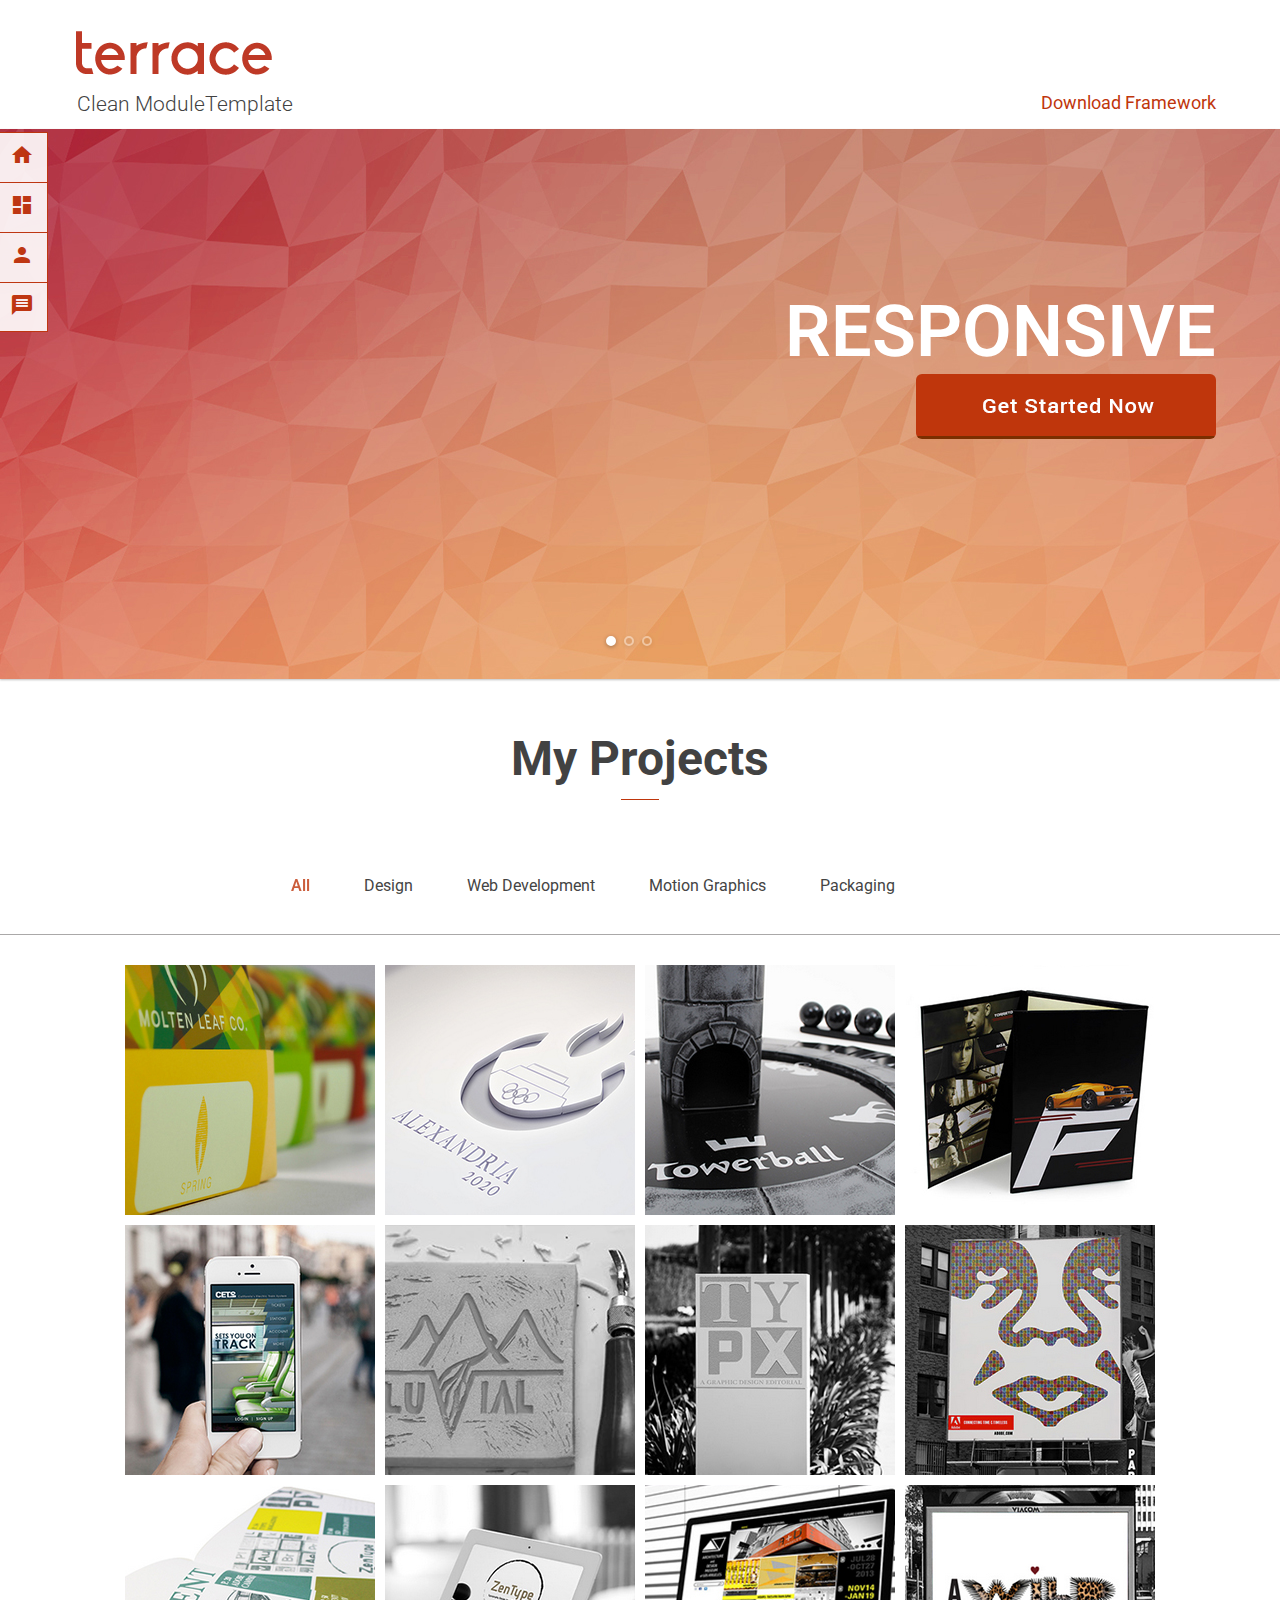
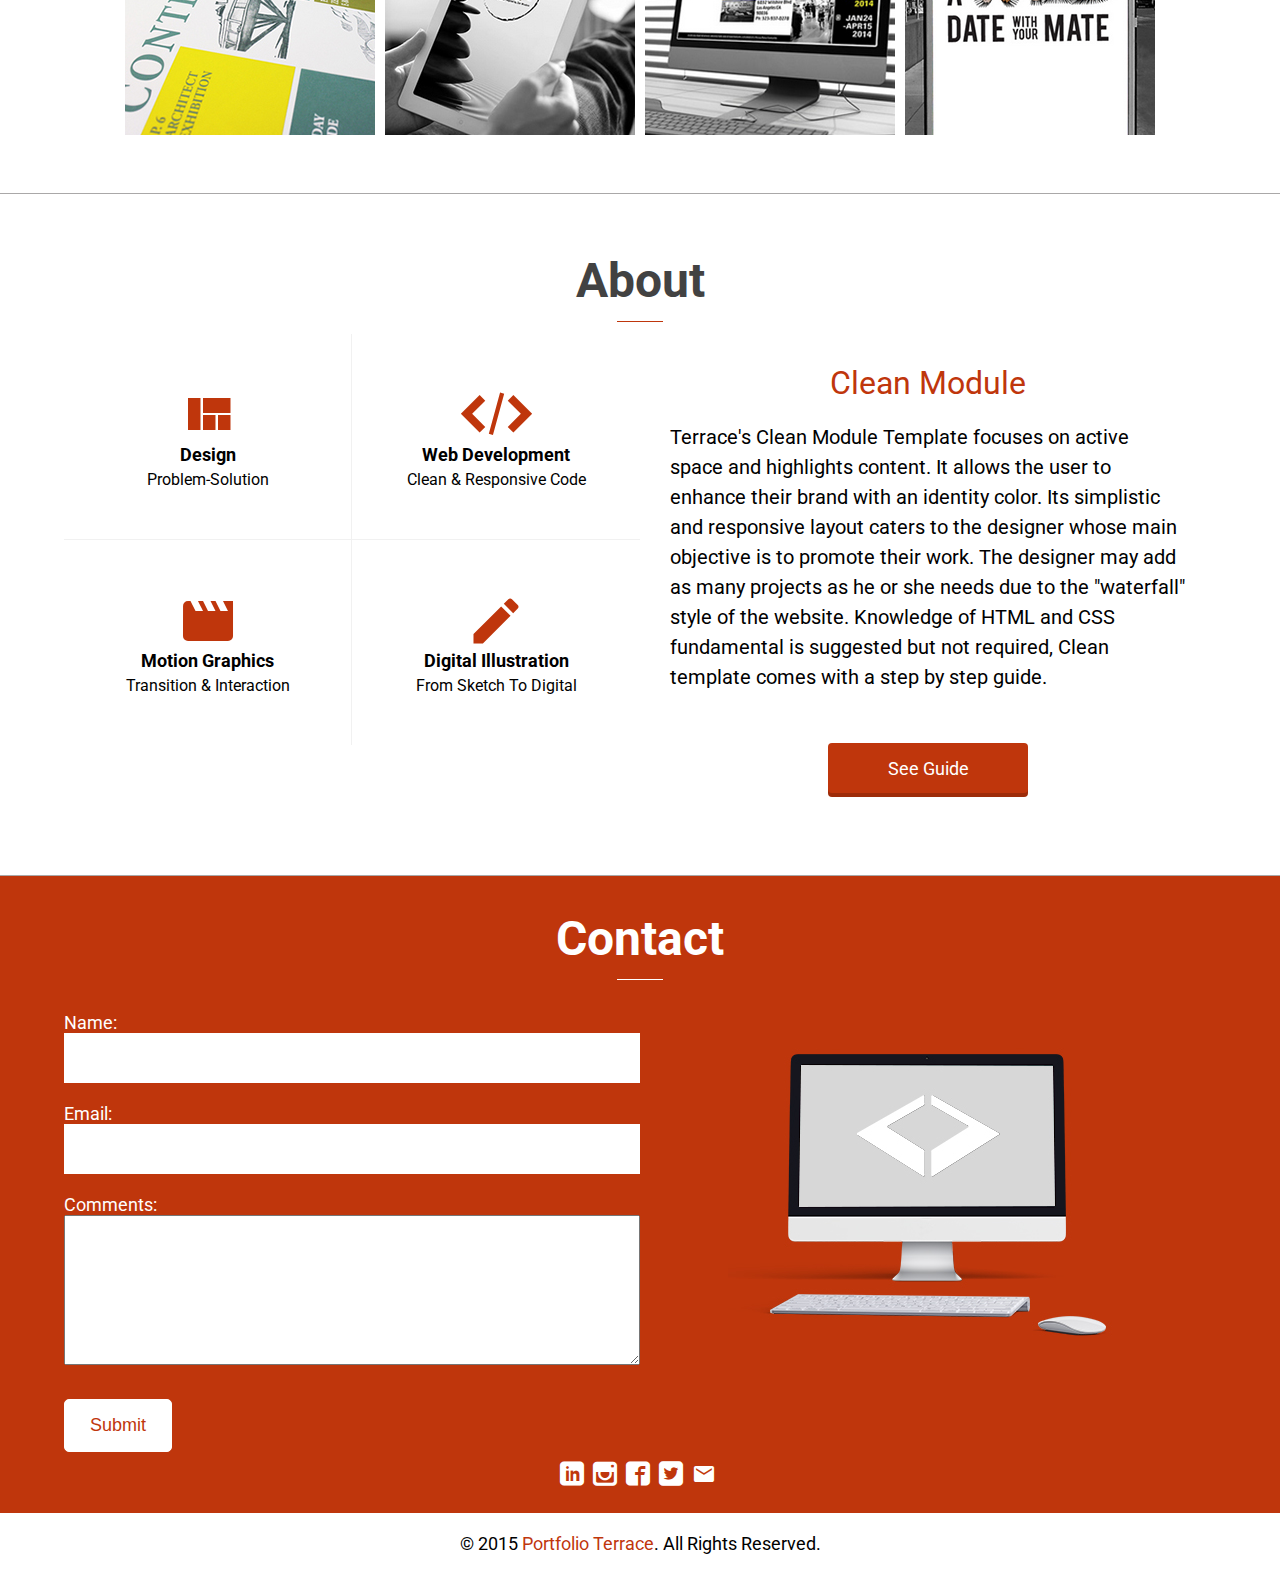
<file: index.html>
<!doctype html>
<html lang="en">
<head>
    <meta charset="UTF-8">
    <title>Terrace Clean</title><!-- Change Title -->

    <link rel="shortcut icon" href="images/logo/favicon32x32_green.png" type="image/x-icon">
    <!-- MY FAVICON-->

    <!-- *********** CSS *************** -->
    <link rel="stylesheet" href="css/clean_style.css" type="text/css">
    <!-- MAIN CSS for template -->
    <link rel="stylesheet"
          href="Responsive-Filterable-jQuery-Portfolio-Gallery-Plugin-Elastic-Grid/css/elastic_grid.min.css">
    <!-- GALLERY CSS -->
    <link rel="stylesheet" href="fonts/icomoon/style.css" type="text/css">
    <!-- ICON FONT CSS -->


    <!-- *********** FONTS *************** -->
    <link href='http://fonts.googleapis.com/css?family=Roboto:400,100,700,900,300' rel='stylesheet' type='text/css'>
    <!-- GOOGLE FONTS LINK -->


</head>
<body class="clean"> <!--When changing the name of a class, ensure that you change the CSS class as well. -->


<!-- ************************ MODULE 1 HEADER************************** -->
<header>
    <div class="center">
        <aside> <!-- This area is for your logo, name & title -->
            <div id="logo"><img src="images/logo/terraceLogo.png" alt="logo"></div>
            <h1>Clean Module<span>Template</span></h1><!-- Headtitle, your name or name of business -->
            <a href="#">Download Framework </a> <!-- Extra link(s) if needed -->
            <!-- <a href="#"> this is an extra link </a>-->
            <!-- <a href="#"> this is an extra link </a>-->
        </aside>


        <nav class="navbar"> <!-- This navigation takes you to different areas of the page-->
            <ul>
                <li>
                    <!-- link #1 --> <a href="#logo">
                    <span class="icon-home" title="home"></span><!--Icon 1; change the span class name to use a different icon.-->
                </a>
                </li>
                <li>
                    <!-- link #2 --> <a href="#projects">
                    <span class="icon-dashboard" title="gallery"></span><!--Icon 2-->
                </a>
                </li>
                <li>
                    <!-- link #3 --> <a href="#about">
                    <span class="icon-person" title="about"></span><!--Icon 3-->
                </a>
                </li>
                <li>
                    <!-- link #4 --> <a href="#contact">
                    <span class="icon-message" title="contact"></span><!--Icon 4-->
                </a>
                </li>
            </ul>
        </nav>
    </div>
    <!--closing tag "class centered" -->
</header>
<!--closing tag header -->


<!-- ************************ MODULE 2 SLIDER************************** -->
<section class="slider">

    <div class="banner"><!-- Banner images are 1600x550px -->
        <ul>
            <li style="background-image:url(images/slider/hero_1.jpg); background-size: cover;"> <!-- Banner Image 1 -->
                <h1 class="banner-h1"> RESPONSIVE </h1>
                <a class="cta_btn" href="howtoguide/clean101.html"> <img src="images/btn.png" alt="responsive"> </a>
            </li>

            <li style="background-image:url(images/slider/hero_2.jpg); background-size: cover;">
                <!-- Banner Image 2 -->
                <h1 class="banner-h1"> SIMPLISTIC </h1>
                <a class="cta_btn" href="howtoguide/clean101.html"> <img src="images/btn.png" alt="banner2"> </a>
            </li>

            <li style="background-image:url(images/slider/hero_3.jpg); background-size: cover;">
                <!-- Banner Image 3 -->
                <h1 class="banner-h1"> DYNAMIC </h1>
                <a class="cta_btn" href="howtoguide/clean101.html"><img src="images/btn.png" alt="banner3"> </a>
            </li>

        </ul>

    </div>

</section>

<!-- ************************ MODULE 3 GALLERY************************** -->
<section class="gallery" id="projects">
    <div class="center">
        <h1 class="gallerytitle"> My Projects </h1><!-- section main title -->
    </div>


    <div id="elastic_grid_gallery"></div>
    <!-- This Div is empty because it's used as placement for javascript functions below -->
</section>

<!-- ************************ MODULE 4 ABOUT************************** -->
<section class="about" id="about">
    <div class="center">
        <div id="abouthead">
            <h1>About</h1><!-- section main title -->
        </div>
        <!-- closed div-abouthead -->

        <div class="skills g2">
            <ul class="skills-wrap">
                <li class="design"><!-- Skill 1 -->
                    <span class="icon-view-quilt" title="design"></span><!-- Icon #1 -->
                    <strong>Design</strong><!-- Bold Type -->
                    <p> problem-solution</p>
                </li>

                <li class="web dev"><!-- Skill 2 -->
                    <span class="icon-embed2" title="browser"></span><!-- Icon #2 -->
                    <strong>Web Development</strong><!-- Bold Type -->
                    <p>clean &amp; responsive code</p>
                </li>

                <li class="mogrfx"><!-- Skill 3 -->
                    <span class="icon-movie" title="browser"></span><!-- Icon #3 -->
                    <strong>Motion Graphics </strong><!-- Bold Type -->
                    <p>transition &amp; interaction</p>
                </li>

                <li class="llustration"><!-- Skill 4 -->
                    <span class="icon-edit" title="Illustration"></span><!-- Icon #4 -->
                    <strong>Digital Illustration</strong><!-- Bold Type -->
                    <p>From sketch to digital </p>
                </li>
            </ul>
        </div>
        <!-- SKILLS ends -->

        <div class="content g2">
            <h2> Clean Module </h2>

            <p>Terrace's Clean Module Template focuses on active space and highlights content. It allows the user to
                enhance their brand with an identity color. Its simplistic and responsive layout caters to the
                designer whose main objective is to promote their work. The designer may add as many projects as he
                or she needs due to the "waterfall" style of the website. Knowledge of HTML and CSS fundamental is
                suggested but not required, Clean template comes with a step by step guide.
            </p>

            <div class="resume-btn">
                <a href="howtoguide/clean101.html"> See Guide </a>
            </div>
            <!-- This anchor is used to link to your resume -->
        </div>
        <!-- Closing-content -->
    </div>
    <!-- Close CENTER -->
</section>

<!-- ************************ MODULE 5 CONTACT ************************** -->

<section class="contact">

    <div class="center">

        <div id="contactSection">

            <h1> Contact </h1><!-- section main title -->
        </div>
        <div class="g2">
            <form id="contact-form" action="script.php" method="post">
                <input type="hidden" name="redirect" value="#"/>
                <ul>
                    <li>
                        <p> Name:</p>
                        <input type="text" name="name" id="name" value=""/></li>
                    <li>
                        <p> Email:</p>
                        <input type="text" name="email" id="email" value=""/>
                    </li>
                    <li>
                        <p> Comments:</p>
                        <textarea name="comments" id="comments" cols="30" rows="8"></textarea>
                    </li>

                    <li>
                        <input type="submit" value="submit" id="submit_btn"/>
                    </li>
                </ul>
            </form>
        </div>

        <div class="g2">
            <img src="images/desktop.jpg" alt="desktop"><!-- Image at the bottom of the form section -->
        </div>
        <aside class="social-media">
            <ul>

                <li class="networks">
                    <a href="http://linkedin.com" target="_blank"><!-- Link #1 -->
                        <span class="icon-linkedin" title="linkedin"></span></a></li>
                <!-- Icon #1 -->

                <li class="networks">
                    <a href="http://instagram.com" target="_blank"><!-- Link #2 -->
                        <span class="icon-instagram" title="instagram"></span></a></li>
                <!-- Icon #2 -->

                <li class="networks">
                    <a href="http://facebook.com" target="_blank"><!-- Link #3 -->
                        <span class="icon-facebook2" title="facebook"></span></a></li>
                <!-- Icon #3 -->

                <li class="networks">
                    <a href="http://twitter.com" target="_blank"><!-- Link #4 -->
                        <span class="icon-twitter2" title="twitter"></span></a></li>
                <!-- Icon #4 -->

                <li class="networks">
                    <a href="mailto:#"><!-- Link to E-MAIL -->
                        <span class="icon-mail" title="email"></span></a></li>
                <!-- Icon #5 -->
            </ul>
        </aside>
        <!--closing tag "social-media"-->

    </div>
    <!-- closing tag "class centered" -->
</section>
<!-- Closing tag "contactForm" -->


<!-- ************************ MODULE 6 FOOTER ************************** -->
<footer>
    <div class="center">
        <div class="foot">
            <p> &copy; 2015 <a href="http://portfolioterrace.com">Portfolio Terrace</a>. All Rights Reserved. </p>
            <!-- <p><a href="#"> Terms of Service </a> -->
            <!-- <a href="#"> Privacy </a></p>		   -->

            <!-- To use these anchors above, uncomment them. You can also place them withing the <p> tag above to keep all links inline. -->

        </div>
        <!-- closing tag "foot" -->
    </div>
</footer>

<!-- ********** LINKED SCRIPTS ********** -->
<script src="https://ajax.googleapis.com/ajax/libs/jquery/1.9.1/jquery.min.js"></script>
<!-- jQUERY, DO NOT RE-LINK THIS-->

<script src="Responsive-Filterable-jQuery-Portfolio-Gallery-Plugin-Elastic-Grid/js/modernizr.custom.js"></script>
<!--RELINK -->
<script src="Responsive-Filterable-jQuery-Portfolio-Gallery-Plugin-Elastic-Grid/js/classie.js"></script>
<!--RELINK -->
<script type="text/javascript"
        src="Responsive-Filterable-jQuery-Portfolio-Gallery-Plugin-Elastic-Grid/js/elastic_grid.min.js"></script>
<!--RELINK -->

<script src="js/unslider.min.js"></script>
<!-- Slider (re-link)-->

<!-- ********** Sliding Banner SCRIPT ********** -->
<script>
    $(function () {
        $('.banner').unslider();
    });


    $('.banner').unslider({
        fluid: true,
        dots: true,
        speed: 500 //The speed to animate each slide in miliseconds
    });
</script>


<!-- ********** Gallery SCRIPT ********** -->
<script type="text/javascript">
    $(function () {
        $("#elastic_grid_gallery").elastic_grid({
            'showAllText': 'All',
            'filterEffect': 'popup', // moveup, scaleup, fallperspective, fly, flip, helix , popup
            'hoverDirection': true,
            'hoverDelay': 0,
            'hoverInverse': false,
            'expandingSpeed': 500,
            'expandingHeight': 500,
            'items': [
                // Make sure to RELINK your project images in this section. Also classify your projects in the 'tags' section.

                // PORTFOLIO PROJECT 1 ------------------------
                {
                    'title': 'Project No.1',
                    'description': 'This is my project number one example.',
                    'thumbnail': ['images/small/1.jpg', 'images/small/2.jpg', 'images/small/3.jpg', 'images/small/4.jpg', 'images/small/6.jpg'],
                    'large': ['images/large/1.jpg', 'images/large/2.jpg', 'images/large/3.jpg', 'images/large/4.jpg', 'images/large/6.jpg'],
                    'button_list': [
                        {'title': 'View Image', 'url': 'images/large/1.jpg', 'new_window': true},

                    ],
                    'tags': ['Design']
                },

                // PORTFOLIO PROJECT 2 -------------------------
                {
                    'title': 'Project No.2',
                    'description': 'This is my project example number two.',
                    'thumbnail': ['images/small/2.jpg', 'images/small/7.jpg', 'images/small/7.jpg', 'images/small/8.jpg'],
                    'large': ['images/large/2.jpg', 'images/large/7.jpg', 'images/large/7.jpg', 'images/large/8.jpg'],
                    'button_list': [
                        {'title': 'View Image', 'url': 'images/large/2.jpg', 'new_window': true},

                    ],
                    'tags': ['Design']
                },

                // PORTFOLIO PROJECT 3 ------------------------
                {
                    'title': 'Project No.3',
                    'description': 'This is my project example number three.',
                    'thumbnail': ['images/small/3.jpg', 'images/small/8.jpg', 'images/small/9.jpg', 'images/small/13.jpg'],
                    'large': ['images/large/3.jpg', 'images/large/8.jpg', 'images/large/9.jpg', 'images/large/13.jpg'],
                    'button_list': [
                        {'title': 'View Image', 'url': 'images/large/3.jpg', 'new_window': true},

                    ],
                    'tags': ['Design']
                },

                // PORTFOLIO PROJECT 4 ------------------------
                {
                    'title': 'Project No.4',
                    'description': 'This is my project example number 4.',
                    'thumbnail': ['images/small/4.jpg', 'images/small/13.jpg', 'images/small/12.jpg', 'images/small/11.jpg', 'images/small/16.jpg'],
                    'large': ['images/large/4.jpg', 'images/large/13.jpg', 'images/large/12.jpg', 'images/large/11.jpg', 'images/large/16.jpg'],
                    'button_list': [
                        {'title': 'View Image', 'url': 'images/large/4.jpg', 'new_window': true},

                    ],
                    'tags': ['Design']
                },

                // PORTFOLIO PROJECT 5 ------------------------
                {
                    'title': 'Project No.5',
                    'description': 'This is my project example number five.',
                    'thumbnail': ['images/small/5.jpg', 'images/small/6.jpg', 'images/small/2.jpg', 'images/small/3.jpg'],
                    'large': ['images/large/5.jpg', 'images/large/6.jpg', 'images/large/2.jpg', 'images/large/3.jpg'],
                    'button_list': [
                        {'title': 'View Image', 'url': 'images/large/5.jpg', 'new_window': true},
                        {'title': 'Go To Site', 'url': '#', 'new_window': true}
                    ],
                    'tags': ['Web Development']
                },

                // PORTFOLIO PROJECT 6 ------------------------
                {
                    'title': 'Project No.6',
                    'description': 'This is my project example number six.',
                    'thumbnail': ['images/small/6.jpg', 'images/small/4.jpg', 'images/small/5.jpg', 'images/small/9.jpg'],
                    'large': ['images/large/6.jpg', 'images/large/4.jpg', 'images/large/5.jpg', 'images/large/9.jpg'],
                    'button_list': [
                        {'title': 'View Image', 'url': 'images/large/6.jpg', 'new_window': true},
                        {'title': 'Go To Site', 'url': '#', 'new_window': true}
                    ],
                    'tags': ['Web Development']
                },

                // PORTFOLIO PROJECT 7 ------------------------
                {
                    'title': 'Project No.7',
                    'description': 'Project description goes here.',
                    'thumbnail': ['images/small/7.jpg', 'images/small/8.jpg', 'images/small/9.jpg', 'images/small/10.jpg'],
                    'large': ['images/large/7.jpg', 'images/large/8.jpg', 'images/large/9.jpg', 'images/large/10.jpg'],
                    'button_list': [
                        {'title': 'View Image', 'url': 'images/large/7.jpg', 'new_window': true},
                        {'title': 'Go To Site', 'url': '#', 'new_window': true}
                    ],
                    'tags': ['Web Development']
                },

                // PORTFOLIO PROJECT 8 ------------------------
                {
                    'title': 'Project No.8',
                    'description': 'My project description goes here.',
                    'thumbnail': ['images/small/8.jpg', 'images/small/12.jpg', 'images/small/2.jpg', 'images/small/13.jpg', 'images/small/16.jpg'],
                    'large': ['images/large/8.jpg', 'images/large/12.jpg', 'images/large/2.jpg', 'images/large/13.jpg', 'images/large/16.jpg'],
                    'button_list': [
                        {'title': 'View Image', 'url': 'images/large/8.jpg', 'new_window': true},
                        {'title': 'Go To Site', 'url': '#', 'new_window': true}
                    ],
                    'tags': ['Web Development']
                },

                // PORTFOLIO PROJECT 9 ------------------------
                {
                    'title': 'Project No.9',
                    'description': 'Add your project desciption here',
                    'thumbnail': ['images/small/9.jpg', 'images/small/13.jpg', 'images/small/12.jpg', 'images/small/2.jpg'],
                    'large': ['images/large/9.jpg', 'images/large/13.jpg', 'images/large/12.jpg', 'images/large/2.jpg'],
                    'button_list': [
                        {'title': 'View Image', 'url': 'images/large/10.jpg', 'new_window': true},
                        {'title': 'Visit Site', 'url': '#', 'new_window': true}
                    ],
                    'tags': ['Motion Graphics']
                },

                // PORTFOLIO PROJECT 10 ------------------------
                {
                    'title': 'Project No.10',
                    'description': 'Description goes here.',
                    'thumbnail': ['images/small/10.jpg', 'images/small/10.jpg', 'images/small/08.jpg', 'images/small/07.jpg'],
                    'large': ['images/large/10.jpg', 'images/large/10.jpg', 'images/large/08.jpg', 'images/large/07.jpg'],
                    'button_list': [
                        {'title': 'View Image', 'url': 'mages/large/10.jpg', 'new_window': true},
                        {'title': 'Visit Site', 'url': '#', 'new_window': true}
                    ],
                    'tags': ['Motion Graphics']
                },

                // PORTFOLIO PROJECT 11 ------------------------
                {
                    'title': 'Project no.11',
                    'description': 'Description goes here.',
                    'thumbnail': ['images/small/11.jpg', 'images/small/1.jpg', 'images/small/2.jpg', 'images/small/3.jpg'],
                    'large': ['images/large/11.jpg', 'images/large/1.jpg', 'images/large/2.jpg', 'images/large/3.jpg'],
                    'button_list': [
                        {'title': 'View Image', 'url': 'images/large/11.jpg', 'new_window': true},

                    ],
                    'tags': ['Packaging']
                },
                // PORTFOLIO PROJECT 12 ------------------------
                {
                    'title': 'Project No.12',
                    'description': 'Description goes here',
                    'thumbnail': ['images/small/12.jpg', 'images/small/4.jpg', 'images/small/5.jpg', 'images/small/6.jpg'],
                    'large': ['images/large/12.jpg', 'images/large/4.jpg', 'images/large/5.jpg', 'images/large/6.jpg'],
                    'button_list': [
                        {'title': 'View Image', 'url': 'images/large/12.jpg', 'new_window': true},

                    ],
                    'tags': ['Packaging']
                }
            ]
        });
    });
</script>
</body>
</html>
</file>
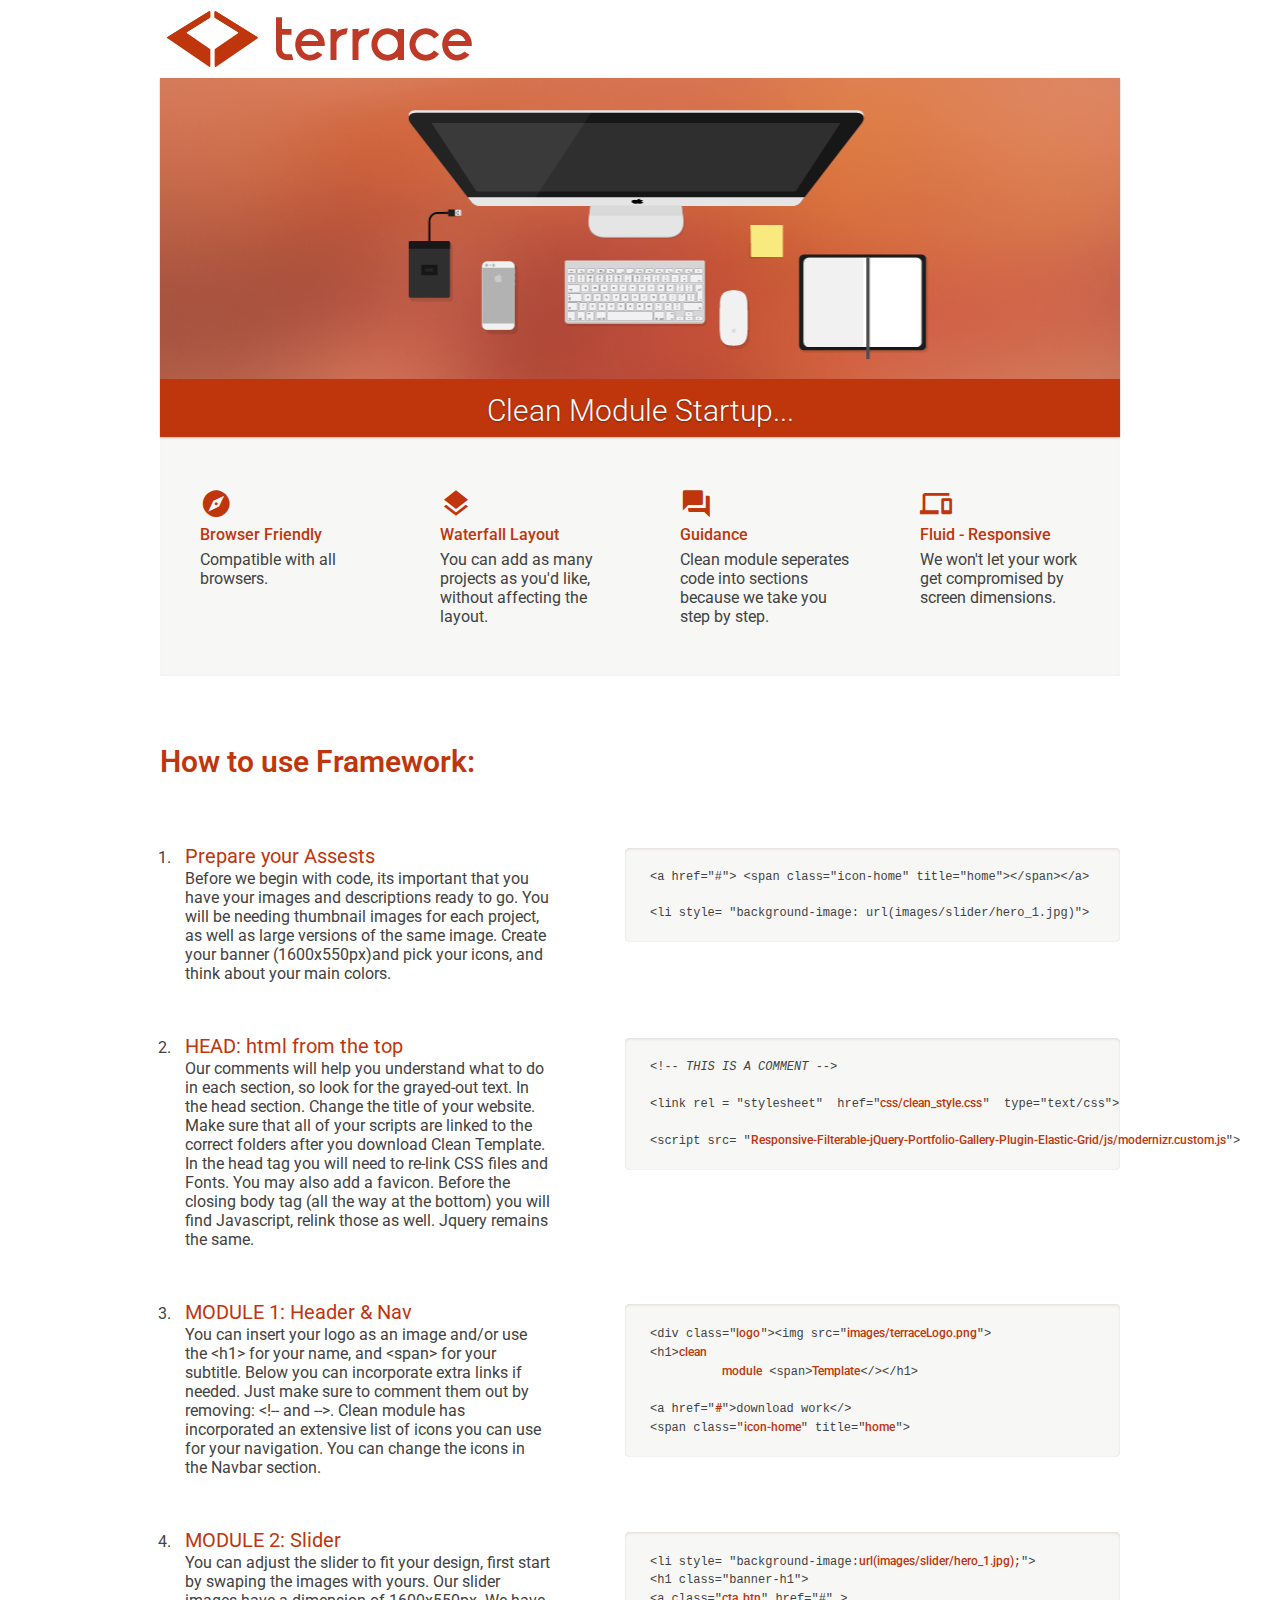
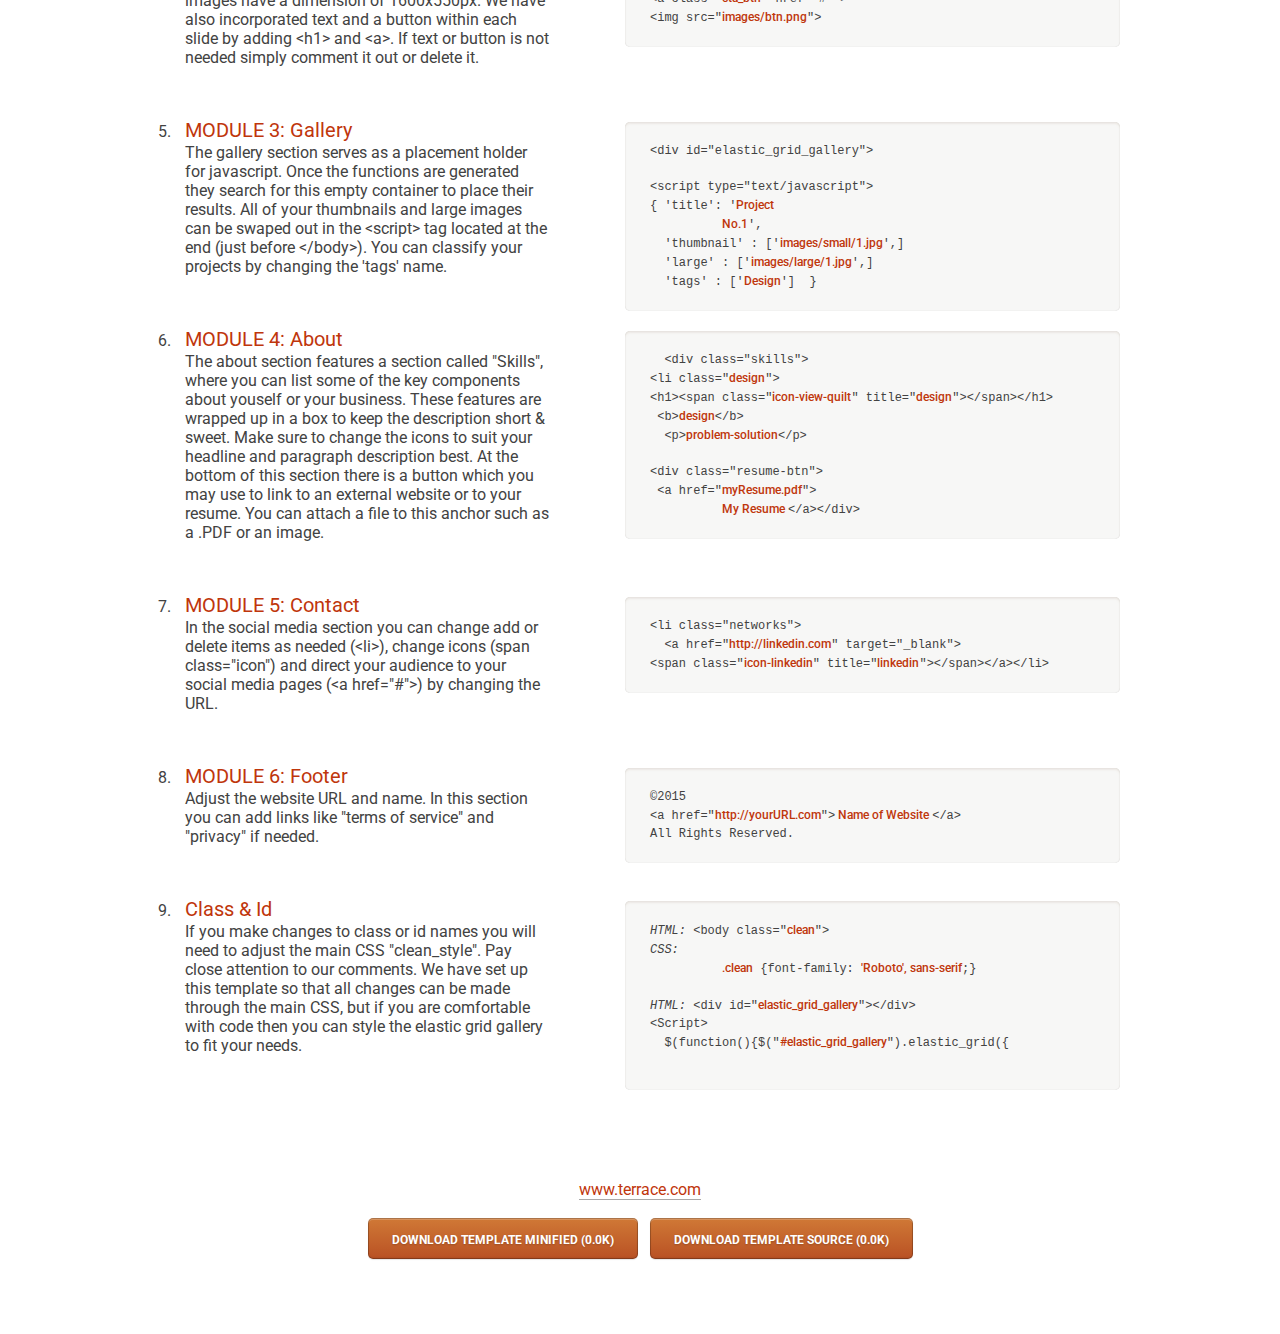
<file: howtoguide/clean101.html>
<!doctype html>
<html>
<head>
    <meta charset="UTF-8">
    <title>Clean Module Startup </title>
    <link rel="shortcut icon" href="../images/logo/favicon32x32_green.png" type="image/x-icon">
    <link rel="stylesheet" href="../css/howto_style.css" type="text/css">

    <link href='http://fonts.googleapis.com/css?family=Roboto:400,100,700,900,300' rel='stylesheet' type='text/css'>
    <link rel="stylesheet" href="../fonts/icomoon/style.css" type="text/css">

</head>


<body>

<div id="container">
    <div id="header">
        <a href="http://terrace.com">
            <img id="logo" src="../images/logo/logo_orange80x50.svg" alt="terrace logo">
            <img src="../images/logo/terraceLogo.png" alt="logo"></a>
    </div>


    <div class="banner-still">
        <img src="../images/vectorBanner.png" alt="vector">

        <h1 class="main-title">Clean Module Startup...</h1>

    </div>

    <div class="features">
        <ul class="wrap">

            <li class="browser">
                <h1><span class="icon-explore" title="browser"></span></h1>
                <b>Browser Friendly</b>

                <p> Compatible with all browsers.</p>
            </li>

            <li class="waterfall">
                <h1><span class="icon-layers" title="browser"></span></h1>
                <b>Waterfall Layout</b>

                <p>You can add as many projects as you'd like, without affecting the layout.</p>
            </li>

            <li class="guide">
                <h1><span class="icon-question-answer" title="browser"></span></h1>
                <b>Guidance </b>

                <p>Clean module seperates code into sections because we take you step by step. </p>
            </li>

            <li class="responsive">
                <h1><span class="icon-devices" title="browser"></span></h1>
                <b>Fluid - Responsive</b>

                <p>We won't let your work get compromised by screen dimensions.</p>
            </li>
        </ul>

    </div>
    <!-- FEATURES ends -->

    <div id="howto" class="how">
        <h2>How to use Framework:</h2>

        <ol>

            <li><!-- STEP ONE -->
                <div id="steps-1">
                    <h3>Prepare your Assests </h3>

                    <p> Before we begin with code, its important that you have your images and descriptions ready to go.
                        You will be needing thumbnail images for each project, as well as large versions of the same
                        image. Create your banner (1600x550px)and pick your icons, and think about your main
                        colors. </p>
                </div>
                <pre>&lt;a href="#"> &lt;span class="icon-home" title="home">&lt;/span&gt;&lt;/a><br><br>&lt;li style= "background-image: url(images/slider/hero_1.jpg)"&gt;</pre>
            </li>

            <li><!-- STEP TWO -->
                <div id="steps-2">
                    <h3>HEAD: html from the top </h3>

                    <p> Our comments will help you understand what to do in each section, so look for the grayed-out
                        text. In the head section. Change the title of your website. Make sure that all of your scripts
                        are linked to the correct folders after you download Clean Template. In the head tag you will
                        need to re-link CSS files and Fonts. You may also add a favicon. Before the closing body tag
                        (all the way at the bottom) you will find Javascript, relink those as well. Jquery remains the
                        same. </p>
                </div>
                    <pre>&lt;!-- <em>THIS IS A COMMENT</em> --&gt;<br><br>&lt;link rel = "stylesheet"  href="<b>css/clean_style.css</b>"  type="text/css"&gt;<br><br>&lt;script src= "<b>Responsive-Filterable-jQuery-Portfolio-Gallery-Plugin-Elastic-Grid/js/modernizr.custom.js</b>"&gt;                                   
</pre>
            </li>
            <li><!-- STEP THREE -->
                <div id="steps-3">
                    <h3>MODULE 1: Header & Nav </h3>

                    <p> You can insert your logo as an image and/or use the &lt;h1&gt; for your name, and &lt;span&gt;
                        for your subtitle. Below you can incorporate extra links if needed. Just make sure to comment
                        them out by removing: &lt;!-- and --&gt;. Clean module has incorporated an extensive list of
                        icons you can use for your navigation. You can change the icons in the Navbar section.
                    </p>
                </div>
                    <pre>&lt;div class="<b>logo</b>"&gt;&lt;img src="<b>images/terraceLogo.png</b>"&gt;<br>&lt;h1&gt;<b>clean
                        module</b> &lt;span&gt;<b>Template</b>&lt;/&gt;&lt;/h1&gt;<br><br>&lt;a href="<b>#</b>"&gt;download work&lt;/&gt;<br>&lt;span class="<b>icon-home</b>" title="<b>home</b>"&gt;
</pre>
            </li>
            <li><!-- STEP FOUR -->
                <div id="steps-4">
                    <h3>MODULE 2: Slider </h3>

                    <p>You can adjust the slider to fit your design, first start by swaping the images with yours. Our
                        slider images have a dimension of 1600x550px. We have also incorporated text and a button within
                        each slide by adding &lt;h1&gt; and &lt;a&gt;. If text or button is not needed simply comment it
                        out or delete it.
                    </p>
                </div>
                    <pre>&lt;li style= "background-image:<b>url(images/slider/hero_1.jpg)</b>;"&gt;<br>&lt;h1 class="banner-h1"&gt;<br>&lt;a class="<b>cta_btn</b>" href="#" &gt;<br>&lt;img src="<b>images/btn.png</b>"&gt;
</pre>
            </li>
            <li><!-- STEP FIVE -->
                <div id="steps-5">
                    <h3>MODULE 3: Gallery </h3>

                    <p> The gallery section serves as a placement holder for javascript. Once the functions are
                        generated they search for this empty container to place their results. All of your thumbnails
                        and large images can be swaped out in the &lt;script&gt; tag located at the end (just before
                        &lt;/body&gt;). You can classify your projects by changing the 'tags' name.
                    </p>
                </div>
                    <pre>&lt;div id="elastic_grid_gallery"&gt;<br><br>&lt;script type="text/javascript"&gt;<br>{ 'title': '<b>Project
                        No.1</b>',<br>&nbsp;&nbsp;'thumbnail' : ['<b>images/small/1.jpg</b>',]<br>&nbsp;&nbsp;'large' : ['<b>images/large/1.jpg</b>',]<br>&nbsp;&nbsp;'tags' : ['<b>Design</b>']&nbsp;&nbsp;}
</pre>
            </li>
            <li><!-- STEP SIX -->
                <div id="steps-6">
                    <h3>MODULE 4: About </h3>

                    <p>The about section features a section called "Skills", where you can list some of the key
                        components about youself or your business. These features are wrapped up in a box to keep the
                        description short & sweet. Make sure to change the icons to suit your headline and paragraph
                        description best. At the bottom of this section there is a button which you may use to link to
                        an external website or to your resume. You can attach a file to this anchor such as a .PDF or an
                        image.
                    </p>
                </div>
                    <pre>&nbsp;&nbsp;&lt;div class="skills"&gt;<br>&lt;li class="<b>design</b>"&gt;<br>&lt;h1&gt;&lt;span class="<b>icon-view-quilt</b>" title="<b>design</b>"&gt;&lt;/span&gt;&lt;/h1&gt;<br>&nbsp;&lt;b&gt;<b>design</b>&lt;/b&gt;<br>&nbsp;&nbsp;&lt;p&gt;<b>problem-solution</b>&lt;/p&gt;<br><br>&lt;div class="resume-btn"&gt;<br>&nbsp;&lt;a href="<b>myResume.pdf</b>"&gt;<b>
                        My Resume </b>&lt;/a&gt;&lt;/div&gt;
</pre>
            </li>
            <li><!-- STEP SEVEN -->
                <div id="steps-7">
                    <h3>MODULE 5: Contact </h3>

                    <p>In the social media section you can change add or delete items as needed (&lt;li&gt;), change
                        icons (span class="icon") and direct your audience to your social media pages (&lt;a href="#"&gt;)
                        by changing the URL.
                    </p>
                </div>
                    <pre>&lt;li class="networks"&gt;<br>&nbsp;&nbsp;&lt;a href="<b>http://linkedin.com</b>" target="_blank"&gt;<br>&lt;span class="<b>icon-linkedin</b>" title="<b>linkedin</b>"&gt;&lt;/span&gt;&lt;/a&gt;&lt;/li&gt;
</pre>
            </li>

            <li><!-- STEP EIGHT -->
                <div id="steps-8">
                    <h3>MODULE 6: Footer </h3>

                    <p> Adjust the website URL and name. In this section you can add links like "terms of service" and
                        "privacy" if needed.
                    </p>
                </div>
                    <pre>&copy;2015<br>&lt;a href="<b>http://yourURL.com</b>"&gt;<b> Name of Website </b>&lt;/a&gt;<br>All Rights Reserved.
</pre>
            </li>
            <li><!-- STEP NINE -->
                <div id="steps-9">
                    <h3> Class & Id </h3>

                    <p>If you make changes to class or id names you will need to adjust the main CSS "clean_style". Pay
                        close attention to our comments. We have set up this template so that all changes can be made
                        through the main CSS, but if you are comfortable with code then you can style the elastic grid
                        gallery to fit your needs.
                    </p>
                </div>
                    <pre><em>HTML:</em> &lt;body class="<b>clean</b>"&gt;<br><em>CSS:</em><b>
                        .clean</b> {font-family: <b>'Roboto', sans-serif</b>;}<br><br><em>HTML:</em> &lt;div id="<b>elastic_grid_gallery</b>"&gt;&lt;/div&gt;<br>&lt;Script&gt;<br>&nbsp;&nbsp;$(function(){$("<b>#elastic_grid_gallery</b>").elastic_grid({

</pre>
            </li>

        </ol>
        <!-- Closing ordered List -->
    </div>
    <!-- Container ENDS -->

    <!-- ************************** FOOTER ************************** -->
    <div id="download" class="wrap footer">

        <a href="#">www.terrace.com</a>
        <br><br>
        <a class="btn" href="#">Download Template <span>minified (0.0k)</span></a>
        <a class="btn" href="#">Download Template <span>source (0.0k)</span></a>


    </div>
</div>

</body>
</html>
</file>
<file: css/clean_style.css>
@charset "UTF-8";
/* CSS for Terrace Clean Modular Template */

* { margin:0px; padding:0px; 
  -webkit-box-sizing: border-box; /* Safari 3.0 - 5.0, Chrome 1 - 9, Android 2.1 - 3.x */
  -moz-box-sizing: border-box;    /* Firefox 1 - 28 */
  box-sizing: border-box;
}

/* ==============  body  ============== */


a, ul, li { text-decoration:none; cursor:pointer;}

/* link styles */
a, a:visited, a:active {
	color:#BF360C;
}
a:hover {
	color:#AAA8A8;
}
h1 {
	font-size: 48px;
}
h2 {
	font-size: 32px;
}
.center {
	text-align:center;
	margin: 0 auto;
	display: block;
	max-width: 960px;
	width: 100%;
}

/* Change the font-family if you are using a different font */
body {
	font-family: 'Roboto', sans-serif;
	font-size: 18px;
}

/* ==============  Module 1-Header  ============== */
header {
	height:15%;
	display:block;
	text-align:left;
	
	
}
header .center {
	max-width: 1400px;
	

}
aside {
	display:block;
	margin-left: 0px;	
}
#logo {
	float:left;
	margin: 20px 0 0 0;
	display: block;
	padding-left:5%;

}

header h1 {
	font-size:21px;
	font-weight:300;
	text-align: left;
	color:#424242;
	padding-left:6%;
	padding-bottom:1%;
	float:left;
	clear:both;
}
header a {
	float:right;
	margin-right:5%;
}

/* ==============  Navigation Bar  ============== */
.navbar {
	display: block;
	width: 50px;
	position: fixed;
	top: 132px;
	left: 0;
	opacity:.9;
	z-index:5;


}
.navbar ul {
	list-style: none;

}
.navbar ul li {
	display: block;
	height: 50px;
	width: 50px;
	text-align: center;
}
.navbar ul li:last-child {
	display: block;
	height: 50px;
	width: 50px;
	text-align: center;
}

/* ICONS styling. Change font-size, color and background to fit your design */
.navbar ul li a {
	width: 50px;
	display: block;
	height: 50px;
	padding-top: 10px;
	font-size: 24px;
	color: #BF360C;
	background: #FFF;
	border-top: 1px solid #BF360C;
	border-right: 1px solid #BF360C;
}
.navbar ul li:last-child a {
	border-bottom: 1px solid #BF360C;
}
.navbar a:hover {
	color:#FFF;
	background: #BF360C;
}
/* ==============  Module 2-Slider  ============== */
.banner {
	position: relative;
	width: 100%;
	overflow: auto;
	box-shadow: 0 1px 2px rgba(0,0,0,.25);
	z-index:-2;
}

.banner ul { 
		list-style: none;
		width: 100%;
}

.banner li {
	background-repeat:no-repeat;
}

.banner ul li {
		display: block;
		float: left;

		padding: 160px 0 110px;
		min-height: 550px;
}
.banner-h1 {
	
	float:right;
	margin-right:5%;
	font-size:72px;
	font-weight:600;
	color:#FFF;
}


.banner .dot {
		-webkit-filter: drop-shadow(0 1px 2px rgba(0,0,0,.3));
		-moz-filter: drop-shadow(0 1px 2px rgba(0,0,0,.3));
		-ms-filter: drop-shadow(0 1px 2px rgba(0,0,0,.3));
		-o-filter: drop-shadow(0 1px 2px rgba(0,0,0,.3));
		filter: drop-shadow(0 1px 2px rgba(0,0,0,.3));
}
	
.banner .dots {
		position: absolute;
		bottom: 20px;
		margin-left:47%;
}
.banner .dots li {
		display: inline-block;
		width: 10px;
		height: 10px;
		margin: 0 4px;
		text-indent: -999em;
		border: 2px solid #fff;
		border-radius: 6px;
			
		cursor: pointer;
		opacity: .4;
			-webkit-transition: background .5s, opacity .5s;
			-moz-transition: background .5s, opacity .5s;
			transition: background .5s, opacity .5s;
}
.banner .dots li.active {
		background: #fff;
		opacity: 1;
}
			
.cta_btn img {
		border-radius:6px;
		float:right;
		margin-right:5%;
		clear:both;
		
}
.cta_btn:hover {
	cursor:pointer;
	opacity:.7;
}
/* ==============  Module 3-Gallery  ============== */
.gallery {
	padding-top:4%;
	
}
.gallerytitle {
	font-size:48px;
	color:#424242;
}
.gallery p {
	font-size:16px;
	font-weight:300;
}

/* -- Line Element -- */
.gallerytitle:after {
	content: "";
	display: block;
	height: 1px;
	width: 4%;
	background: #BF360C;
	margin: 12px auto;
}

#elastic_grid_gallery {
	padding-top:2%;
	padding-bottom:3%;
}
/* ==============  Module 4-About  ============== */
.about {
	border-top: 1px solid #AAA8A8;
	width:100%;
	
}
.about .center {
	width: 90%;
	max-width: 1280px;
}
#abouthead {
	padding-top:5%;
	font-size:24px;
	color:#424242;	
}

#abouthead:after {
	content: "";
	display: block;
	height: 1px;
	width: 4%;
	background: #BF360C;
	margin: 12px auto;
}

.skills {
	overflow: hidden;
	float: left;
	width: 50%;
}

/* SKILLS ICONS */
.skills li {
		position: relative;
		padding: 50px 0;
		list-style: none;
		width: 50%;
		float: left;
}
.skills li:first-child {
	border-bottom: 1px solid #f1f1f1;
	border-right: 1px solid #f1f1f1;
}
.skills li:nth-child(2) {
	border-bottom: 1px solid #f1f1f1;
}
.skills li:nth-child(3) {
	border-right: 1px solid #f1f1f1;
}
.skills span {
	color: #BF360C;
	font-size: 60px;
}
.skills p {
	text-transform: capitalize;
}
.skills strong {
		display: block;
		padding-bottom: 5px;
}
.skills-wrap p {
	font-size:16px;
}
.content {
	float: left;
	width: 50%;
	padding: 30px;
}
.content h2 {
	font-weight:400;
	color:#BF360C;
}
.content p {
	font-size: 20px;
	line-height: 30px;
	text-align: left;
	padding-top: 20px;
}

/* Styling of the Resume button */
.resume-btn {
	width:200px;
	height:50px;
	margin: 10% auto;
	background-color:#BF360C;
	border-radius:4px;
	padding-top:15px;
	text-align:center;
	box-shadow: 0px 4px 0px #9D2C09;
}

/* Color of Text within the button */
.resume-btn a {
	color:#FFF;
}
.resume-btn:hover {
	opacity:.8;
}

/* ==============  Module 5-Contact  ============== */
.contact {
	clear:both;
	background-color:#BF360C;
	border-top: 1px solid #AAA8A8;
}
.contact .center {
	width: 90%;
	max-width: 1280px;
}
#contactSection h1 {
	font-size: 48px;
	padding-top:3%;
	color:#FFF;
	text-align:center;
}
#contactSection h1:after {
	content: "";
	display: block;
	height: 1px;
	width: 4%;
	background: #FFF;
	margin: 12px auto;
}
#contactSection img {
	float:right;
	padding-right:7%;
	margin-top:-4%;
}

#contact-form {
	width:100%;
}
#contact-form li {
	display:block;
	text-decoration:none;
	padding-top:20px;
	color:#FFFFFF;
	font-weight:400;
	text-align: left;
}
#name {
	width: 100%;
	height: 50px;
	padding: 0 20px;
}
#email {
	width: 100%;
	height: 50px;
	padding: 0 20px;
}
#comments {
	width: 100%;
	padding: 20px;
	font-size: 18px;
	height: 150px;
}
input  {
	-moz-appearance: none;
	-webkit-appearance: none;
	display: block;
	border: 1px solid #FFF;
	font-size: 18px;
	text-transform: capitalize;
	background: #FFF;
	color: #BF360C;
}

/* Styling of the submit button */
#submit_btn {
	-moz-appearance: none;
	-webkit-appearance: none;
	border-radius: 5px;
	float: left;
	margin: 10px 0;
	text-align: center;
	padding: 15px 25px;
	/*font-weight: 18px;*/
}
#submit_btn:hover {
	opacity:.7;
}
.social-media {
	text-align:center;
	clear:both;
	padding-bottom:2%;

}

/* ICONS for social media styling */
.social-media li {
	display:inline;
	font-size:24px;
	margin-right:5px;
}
.social-media a {
	color:#FFF;
}
.social-media a:hover {
	opacity:.5;
}


/* ==============  Module 6-Footer  ============== */
.foot {
	padding-top: 2%;
	padding-bottom: 3%;
}

.g2 {
	float:left !important;
	width: 50% !important;
}
/* ================= MEDIA QUERY ================= */
@media screen and (max-width: 768px) {	

.g2 {
	float:left !important;
	width: 90% !important;
	margin-left: 5%;
}
.g2 img {
	display: none;
}
.navbar {
	margin:-4px;
}
.banner {
	width: 100%;
}
.skills li {
	width:49%;
	margin-left:0.5%;
}

.skills-wrap p {
	font-size:14px;
}
.content {
	padding:0;
}
.content p {
	width:100%;
	font-size:18px;
	margin:0;
}
#contact-form {
	margin:0 auto;
	width: 100%;
	display:block;
}
}

@media screen and (max-width: 420px) {
header {
	border-bottom: 1px solid #F1f1f1;
	height: auto;
}
aside {
	width: 100%;
	margin: 0;
	padding-bottom: 5%;
}
header h1 {
	float:none;
	text-align: center;
	font-size:19px;
}
#logo {
	float:none;
}
header a {
	display:none;
}

.navbar {
	display: block;
	width: 101%;
	top: 0;
	position: relative;
	background: #BF360C;
	float: left;
}
.navbar ul {
	list-style: none;
	margin: 0 auto;
	width: 205px;
	height: 50px;
}
.navbar ul li {
	display: inline-block;
	height: 50px;
	width: 50px;
	text-align: center;
	float: left;
	margin-right: 1px;
}
.navbar ul li a {
	width: 50px;
	display: inline-block;
	height: 50px;
	padding-top: 10px;
	font-size: 24px;
	color: #BF360C;
	border-top: 1px solid #bf360c;
	border-bottom: 1px solid #bf360c;
	background: #FFF;
}

.navbar ul {
	border-left: 1px solid #622626;
}

/* =======================================  */
.banner { display:none; }



.gallerytitle {
	padding-top: 12%;
}

/* =======================================  */
.about {

	height:850px; 
	padding-top:2%;
}
.about .center .g2 {
	width: 100% !important;
	margin: 0;
}
.skills li {
	width:49%;
	margin-left:1px;
}
.skills strong {
	font-size: 15px;
}

.content p {
	width:100%;
	font-size:16px;
}

.social-media {
	margin: 0;
	padding-top: 6%;

}
.foot {
	padding-top: 4%;
	padding-bottom: 5%;
}
}
</file>
<file: fonts/icomoon/style.css>
@font-face {
	font-family: 'icomoon';
	src:url('fonts/icomoon.eot?-bbnksg');
	src:url('fonts/icomoon.eot?#iefix-bbnksg') format('embedded-opentype'),
		url('fonts/icomoon.woff?-bbnksg') format('woff'),
		url('fonts/icomoon.ttf?-bbnksg') format('truetype'),
		url('fonts/icomoon.svg?-bbnksg#icomoon') format('svg');
	font-weight: normal;
	font-style: normal;
}

[class^="icon-"], [class*=" icon-"] {
	font-family: 'icomoon';
	speak: none;
	font-style: normal;
	font-weight: normal;
	font-variant: normal;
	text-transform: none;
	line-height: 1;

	/* Better Font Rendering =========== */
	-webkit-font-smoothing: antialiased;
	-moz-osx-font-smoothing: grayscale;
}

.icon-3d-rotation:before {
	content: "\e62a";
}

.icon-accessibility:before {
	content: "\e62b";
}

.icon-account-balance:before {
	content: "\e62c";
}

.icon-account-balance-wallet:before {
	content: "\e62d";
}

.icon-account-box:before {
	content: "\e62e";
}

.icon-account-child:before {
	content: "\e62f";
}

.icon-account-circle:before {
	content: "\e630";
}

.icon-add-shopping-cart:before {
	content: "\e631";
}

.icon-alarm:before {
	content: "\e632";
}

.icon-alarm-add:before {
	content: "\e633";
}

.icon-alarm-off:before {
	content: "\e634";
}

.icon-alarm-on:before {
	content: "\e635";
}

.icon-android2:before {
	content: "\e636";
}

.icon-announcement:before {
	content: "\e637";
}

.icon-aspect-ratio:before {
	content: "\e638";
}

.icon-assessment:before {
	content: "\e639";
}

.icon-assignment:before {
	content: "\e63a";
}

.icon-assignment-ind:before {
	content: "\e63b";
}

.icon-assignment-late:before {
	content: "\e63c";
}

.icon-assignment-return:before {
	content: "\e63d";
}

.icon-assignment-returned:before {
	content: "\e63e";
}

.icon-assignment-turned-in:before {
	content: "\e63f";
}

.icon-autorenew:before {
	content: "\e640";
}

.icon-backup:before {
	content: "\e641";
}

.icon-book:before {
	content: "\e642";
}

.icon-bookmark:before {
	content: "\e643";
}

.icon-bookmark-outline:before {
	content: "\e644";
}

.icon-bug-report:before {
	content: "\e645";
}

.icon-cached:before {
	content: "\e646";
}

.icon-class:before {
	content: "\e647";
}

.icon-credit-card:before {
	content: "\e648";
}

.icon-dashboard:before {
	content: "\e649";
}

.icon-delete:before {
	content: "\e64a";
}

.icon-description:before {
	content: "\e64b";
}

.icon-dns:before {
	content: "\e64c";
}

.icon-done:before {
	content: "\e64d";
}

.icon-done-all:before {
	content: "\e64e";
}

.icon-event:before {
	content: "\e64f";
}

.icon-exit-to-app:before {
	content: "\e650";
}

.icon-explore:before {
	content: "\e651";
}

.icon-extension:before {
	content: "\e652";
}

.icon-face-unlock:before {
	content: "\e653";
}

.icon-favorite:before {
	content: "\e654";
}

.icon-favorite-outline:before {
	content: "\e655";
}

.icon-find-in-page:before {
	content: "\e656";
}

.icon-find-replace:before {
	content: "\e657";
}

.icon-flip-to-back:before {
	content: "\e658";
}

.icon-flip-to-front:before {
	content: "\e659";
}

.icon-get-app:before {
	content: "\e65a";
}

.icon-grade:before {
	content: "\e65b";
}

.icon-group-work:before {
	content: "\e65c";
}

.icon-help:before {
	content: "\e65d";
}

.icon-highlight-remove:before {
	content: "\e65e";
}

.icon-history:before {
	content: "\e65f";
}

.icon-home:before {
	content: "\e660";
}

.icon-https:before {
	content: "\e661";
}

.icon-info:before {
	content: "\e662";
}

.icon-info-outline:before {
	content: "\e663";
}

.icon-input:before {
	content: "\e664";
}

.icon-invert-colors:before {
	content: "\e665";
}

.icon-label:before {
	content: "\e666";
}

.icon-label-outline:before {
	content: "\e667";
}

.icon-language:before {
	content: "\e668";
}

.icon-launch:before {
	content: "\e669";
}

.icon-list:before {
	content: "\e66a";
}

.icon-lock:before {
	content: "\e66b";
}

.icon-lock-open:before {
	content: "\e66c";
}

.icon-lock-outline:before {
	content: "\e66d";
}

.icon-loyalty:before {
	content: "\e66e";
}

.icon-markunread-mailbox:before {
	content: "\e66f";
}

.icon-note-add:before {
	content: "\e670";
}

.icon-open-in-browser:before {
	content: "\e671";
}

.icon-open-in-new:before {
	content: "\e672";
}

.icon-open-with:before {
	content: "\e673";
}

.icon-pageview:before {
	content: "\e674";
}

.icon-payment:before {
	content: "\e675";
}

.icon-perm-camera-m:before {
	content: "\e676";
}

.icon-perm-contact-cal:before {
	content: "\e677";
}

.icon-perm-data-setting:before {
	content: "\e678";
}

.icon-perm-device-info:before {
	content: "\e679";
}

.icon-perm-identity:before {
	content: "\e67a";
}

.icon-perm-media:before {
	content: "\e67b";
}

.icon-perm-phone-msg:before {
	content: "\e67c";
}

.icon-perm-scan-wifi:before {
	content: "\e67d";
}

.icon-picture-in-picture:before {
	content: "\e67e";
}

.icon-polymer:before {
	content: "\e67f";
}

.icon-print:before {
	content: "\e680";
}

.icon-query-builder:before {
	content: "\e681";
}

.icon-question-answer:before {
	content: "\e682";
}

.icon-receipt:before {
	content: "\e683";
}

.icon-redeem:before {
	content: "\e684";
}

.icon-reorder:before {
	content: "\e685";
}

.icon-report-problem:before {
	content: "\e686";
}

.icon-restore:before {
	content: "\e687";
}

.icon-room:before {
	content: "\e688";
}

.icon-schedule:before {
	content: "\e689";
}

.icon-search:before {
	content: "\e68a";
}

.icon-settings:before {
	content: "\e68b";
}

.icon-settings-applications:before {
	content: "\e68c";
}

.icon-settings-backup-restore:before {
	content: "\e68d";
}

.icon-settings-bluetooth:before {
	content: "\e68e";
}

.icon-settings-cell:before {
	content: "\e68f";
}

.icon-settings-display:before {
	content: "\e690";
}

.icon-settings-ethernet:before {
	content: "\e691";
}

.icon-settings-input-antenna:before {
	content: "\e692";
}

.icon-settings-input-component:before {
	content: "\e693";
}

.icon-settings-input-composite:before {
	content: "\e694";
}

.icon-settings-input-hdmi:before {
	content: "\e695";
}

.icon-settings-input-svideo:before {
	content: "\e696";
}

.icon-settings-overscan:before {
	content: "\e697";
}

.icon-settings-phone:before {
	content: "\e698";
}

.icon-settings-power:before {
	content: "\e699";
}

.icon-settings-remote:before {
	content: "\e69a";
}

.icon-settings-voice:before {
	content: "\e69b";
}

.icon-shop:before {
	content: "\e69c";
}

.icon-shop-two:before {
	content: "\e69d";
}

.icon-shopping-basket:before {
	content: "\e69e";
}

.icon-shopping-cart:before {
	content: "\e69f";
}

.icon-speaker-notes:before {
	content: "\e6a0";
}

.icon-spellcheck:before {
	content: "\e6a1";
}

.icon-star-rate:before {
	content: "\e6a2";
}

.icon-stars:before {
	content: "\e6a3";
}

.icon-store:before {
	content: "\e6a4";
}

.icon-subject:before {
	content: "\e6a5";
}

.icon-supervisor-account:before {
	content: "\e6a6";
}

.icon-swap-horiz:before {
	content: "\e6a7";
}

.icon-swap-vert:before {
	content: "\e6a8";
}

.icon-swap-vert-circle:before {
	content: "\e6a9";
}

.icon-system-update-tv:before {
	content: "\e6aa";
}

.icon-tab:before {
	content: "\e6ab";
}

.icon-tab-unselected:before {
	content: "\e6ac";
}

.icon-theaters:before {
	content: "\e6ad";
}

.icon-thumb-down:before {
	content: "\e6ae";
}

.icon-thumb-up:before {
	content: "\e6af";
}

.icon-thumbs-up-down:before {
	content: "\e6b0";
}

.icon-toc:before {
	content: "\e6b1";
}

.icon-today:before {
	content: "\e6b2";
}

.icon-track-changes:before {
	content: "\e6b3";
}

.icon-translate:before {
	content: "\e6b4";
}

.icon-trending-down:before {
	content: "\e6b5";
}

.icon-trending-neutral:before {
	content: "\e6b6";
}

.icon-trending-up:before {
	content: "\e6b7";
}

.icon-turned-in:before {
	content: "\e6b8";
}

.icon-turned-in-not:before {
	content: "\e6b9";
}

.icon-verified-user:before {
	content: "\e6ba";
}

.icon-view-agenda:before {
	content: "\e6bb";
}

.icon-view-array:before {
	content: "\e6bc";
}

.icon-view-carousel:before {
	content: "\e6bd";
}

.icon-view-column:before {
	content: "\e6be";
}

.icon-view-day:before {
	content: "\e6bf";
}

.icon-view-headline:before {
	content: "\e6c0";
}

.icon-view-list:before {
	content: "\e6c1";
}

.icon-view-module:before {
	content: "\e6c2";
}

.icon-view-quilt:before {
	content: "\e6c3";
}

.icon-view-stream:before {
	content: "\e6c4";
}

.icon-view-week:before {
	content: "\e6c5";
}

.icon-visibility:before {
	content: "\e6c6";
}

.icon-visibility-off:before {
	content: "\e6c7";
}

.icon-wallet-giftcard:before {
	content: "\e6c8";
}

.icon-wallet-membership:before {
	content: "\e6c9";
}

.icon-wallet-travel:before {
	content: "\e6ca";
}

.icon-work:before {
	content: "\e6cb";
}

.icon-error:before {
	content: "\e6cc";
}

.icon-warning:before {
	content: "\e6cd";
}

.icon-album:before {
	content: "\e6ce";
}

.icon-av-timer:before {
	content: "\e6cf";
}

.icon-closed-caption:before {
	content: "\e6d0";
}

.icon-equalizer:before {
	content: "\e6d1";
}

.icon-explicit:before {
	content: "\e6d2";
}

.icon-fast-forward:before {
	content: "\e6d3";
}

.icon-fast-rewind:before {
	content: "\e6d4";
}

.icon-games:before {
	content: "\e6d5";
}

.icon-hearing:before {
	content: "\e6d6";
}

.icon-high-quality:before {
	content: "\e6d7";
}

.icon-loop:before {
	content: "\e6d8";
}

.icon-mic:before {
	content: "\e6d9";
}

.icon-mnone:before {
	content: "\e6da";
}

.icon-moff:before {
	content: "\e6db";
}

.icon-movie:before {
	content: "\e6dc";
}

.icon-my-library-add:before {
	content: "\e6dd";
}

.icon-my-library-books:before {
	content: "\e6de";
}

.icon-my-library-mus:before {
	content: "\e6df";
}

.icon-new-releases:before {
	content: "\e6e0";
}

.icon-not-interested:before {
	content: "\e6e1";
}

.icon-pause:before {
	content: "\e6e2";
}

.icon-pause-circle-fill:before {
	content: "\e6e3";
}

.icon-pause-circle-outline:before {
	content: "\e6e4";
}

.icon-play-arrow:before {
	content: "\e6e5";
}

.icon-play-circle-fill:before {
	content: "\e6e6";
}

.icon-play-circle-outline:before {
	content: "\e6e7";
}

.icon-play-shopping-bag:before {
	content: "\e6e8";
}

.icon-playlist-add:before {
	content: "\e6e9";
}

.icon-queue:before {
	content: "\e6ea";
}

.icon-queue-mus:before {
	content: "\e6eb";
}

.icon-radio:before {
	content: "\e6ec";
}

.icon-recent-actors:before {
	content: "\e6ed";
}

.icon-repeat:before {
	content: "\e6ee";
}

.icon-repeat-one:before {
	content: "\e6ef";
}

.icon-replay:before {
	content: "\e6f0";
}

.icon-shuffle:before {
	content: "\e6f1";
}

.icon-skip-next:before {
	content: "\e6f2";
}

.icon-skip-previous:before {
	content: "\e6f3";
}

.icon-snooze:before {
	content: "\e6f4";
}

.icon-stop:before {
	content: "\e6f5";
}

.icon-subtitles:before {
	content: "\e6f6";
}

.icon-surround-sound:before {
	content: "\e6f7";
}

.icon-video-collection:before {
	content: "\e6f8";
}

.icon-videocam:before {
	content: "\e6f9";
}

.icon-videocam-off:before {
	content: "\e6fa";
}

.icon-volume-down:before {
	content: "\e6fb";
}

.icon-volume-mute:before {
	content: "\e6fc";
}

.icon-volume-off:before {
	content: "\e6fd";
}

.icon-volume-up:before {
	content: "\e6fe";
}

.icon-web:before {
	content: "\e6ff";
}

.icon-business:before {
	content: "\e700";
}

.icon-call:before {
	content: "\e701";
}

.icon-call-end:before {
	content: "\e702";
}

.icon-call-made:before {
	content: "\e703";
}

.icon-call-merge:before {
	content: "\e704";
}

.icon-call-missed:before {
	content: "\e705";
}

.icon-call-received:before {
	content: "\e706";
}

.icon-call-split:before {
	content: "\e707";
}

.icon-chat:before {
	content: "\e708";
}

.icon-clear-all:before {
	content: "\e709";
}

.icon-comment:before {
	content: "\e70a";
}

.icon-contacts:before {
	content: "\e70b";
}

.icon-dialer-sip:before {
	content: "\e70c";
}

.icon-dialpad:before {
	content: "\e70d";
}

.icon-dnd-on:before {
	content: "\e70e";
}

.icon-email:before {
	content: "\e70f";
}

.icon-forum:before {
	content: "\e710";
}

.icon-import-export:before {
	content: "\e711";
}

.icon-invert-colors-off:before {
	content: "\e712";
}

.icon-invert-colors-on:before {
	content: "\e713";
}

.icon-live-help:before {
	content: "\e714";
}

.icon-location-off:before {
	content: "\e715";
}

.icon-location-on:before {
	content: "\e716";
}

.icon-message:before {
	content: "\e717";
}

.icon-messenger:before {
	content: "\e718";
}

.icon-no-sim:before {
	content: "\e719";
}

.icon-phone:before {
	content: "\e71a";
}

.icon-portable-wifi-off:before {
	content: "\e71b";
}

.icon-quick-contacts-dialer:before {
	content: "\e71c";
}

.icon-quick-contacts-mail:before {
	content: "\e71d";
}

.icon-ring-volume:before {
	content: "\e71e";
}

.icon-stay-current-landscape:before {
	content: "\e71f";
}

.icon-stay-current-portrait:before {
	content: "\e720";
}

.icon-stay-primary-landscape:before {
	content: "\e721";
}

.icon-stay-primary-portrait:before {
	content: "\e722";
}

.icon-swap-calls:before {
	content: "\e723";
}

.icon-textsms:before {
	content: "\e724";
}

.icon-voicemail:before {
	content: "\e725";
}

.icon-vpn-key:before {
	content: "\e726";
}

.icon-add:before {
	content: "\e727";
}

.icon-add-box:before {
	content: "\e728";
}

.icon-add-circle:before {
	content: "\e729";
}

.icon-add-circle-outline:before {
	content: "\e72a";
}

.icon-archive:before {
	content: "\e72b";
}

.icon-backspace:before {
	content: "\e72c";
}

.icon-block:before {
	content: "\e72d";
}

.icon-clear:before {
	content: "\e72e";
}

.icon-content-copy:before {
	content: "\e72f";
}

.icon-content-cut:before {
	content: "\e730";
}

.icon-content-paste:before {
	content: "\e731";
}

.icon-create:before {
	content: "\e732";
}

.icon-drafts:before {
	content: "\e733";
}

.icon-filter-list:before {
	content: "\e734";
}

.icon-flag:before {
	content: "\e735";
}

.icon-forward:before {
	content: "\e736";
}

.icon-gesture:before {
	content: "\e737";
}

.icon-inbox:before {
	content: "\e738";
}

.icon-link:before {
	content: "\e739";
}

.icon-mail:before {
	content: "\e73a";
}

.icon-markunread:before {
	content: "\e73b";
}

.icon-redo:before {
	content: "\e73c";
}

.icon-remove:before {
	content: "\e73d";
}

.icon-remove-circle:before {
	content: "\e73e";
}

.icon-remove-circle-outline:before {
	content: "\e73f";
}

.icon-reply:before {
	content: "\e740";
}

.icon-reply-all:before {
	content: "\e741";
}

.icon-report:before {
	content: "\e742";
}

.icon-save:before {
	content: "\e743";
}

.icon-select-all:before {
	content: "\e744";
}

.icon-send:before {
	content: "\e745";
}

.icon-sort:before {
	content: "\e746";
}

.icon-text-format:before {
	content: "\e747";
}

.icon-undo:before {
	content: "\e748";
}

.icon-access-alarm:before {
	content: "\e749";
}

.icon-access-alarms:before {
	content: "\e74a";
}

.icon-access-time:before {
	content: "\e74b";
}

.icon-add-alarm:before {
	content: "\e74c";
}

.icon-airplanemode-off:before {
	content: "\e74d";
}

.icon-airplanemode-on:before {
	content: "\e74e";
}

.icon-battery-20:before {
	content: "\e74f";
}

.icon-battery-30:before {
	content: "\e750";
}

.icon-battery-50:before {
	content: "\e751";
}

.icon-battery-60:before {
	content: "\e752";
}

.icon-battery-80:before {
	content: "\e753";
}

.icon-battery-90:before {
	content: "\e754";
}

.icon-battery-alert:before {
	content: "\e755";
}

.icon-battery-charging-20:before {
	content: "\e756";
}

.icon-battery-charging-30:before {
	content: "\e757";
}

.icon-battery-charging-50:before {
	content: "\e758";
}

.icon-battery-charging-60:before {
	content: "\e759";
}

.icon-battery-charging-80:before {
	content: "\e75a";
}

.icon-battery-charging-90:before {
	content: "\e75b";
}

.icon-battery-charging-full:before {
	content: "\e75c";
}

.icon-battery-full:before {
	content: "\e75d";
}

.icon-battery-std:before {
	content: "\e75e";
}

.icon-battery-unknown:before {
	content: "\e75f";
}

.icon-bluetooth:before {
	content: "\e760";
}

.icon-bluetooth-connected:before {
	content: "\e761";
}

.icon-bluetooth-disabled:before {
	content: "\e762";
}

.icon-bluetooth-searching:before {
	content: "\e763";
}

.icon-brightness-auto:before {
	content: "\e764";
}

.icon-brightness-high:before {
	content: "\e765";
}

.icon-brightness-low:before {
	content: "\e766";
}

.icon-brightness-medium:before {
	content: "\e767";
}

.icon-data-usage:before {
	content: "\e768";
}

.icon-developer-mode:before {
	content: "\e769";
}

.icon-devices:before {
	content: "\e76a";
}

.icon-dvr:before {
	content: "\e76b";
}

.icon-gps-fixed:before {
	content: "\e76c";
}

.icon-gps-not-fixed:before {
	content: "\e76d";
}

.icon-gps-off:before {
	content: "\e76e";
}

.icon-location-disabled:before {
	content: "\e76f";
}

.icon-location-searching:before {
	content: "\e770";
}

.icon-multitrack-audio:before {
	content: "\e771";
}

.icon-network-cell:before {
	content: "\e772";
}

.icon-network-wifi:before {
	content: "\e773";
}

.icon-nfc:before {
	content: "\e774";
}

.icon-now-wallpaper:before {
	content: "\e775";
}

.icon-now-widgets:before {
	content: "\e776";
}

.icon-screen-lock-landscape:before {
	content: "\e777";
}

.icon-screen-lock-portrait:before {
	content: "\e778";
}

.icon-screen-lock-rotation:before {
	content: "\e779";
}

.icon-screen-rotation:before {
	content: "\e77a";
}

.icon-sd-storage:before {
	content: "\e77b";
}

.icon-settings-system-daydream:before {
	content: "\e77c";
}

.icon-signal-cellular-0-bar:before {
	content: "\e77d";
}

.icon-signal-cellular-1-bar:before {
	content: "\e77e";
}

.icon-signal-cellular-2-bar:before {
	content: "\e77f";
}

.icon-signal-cellular-3-bar:before {
	content: "\e780";
}

.icon-signal-cellular-4-bar:before {
	content: "\e781";
}

.icon-signal-cellular-connected-no-internet-0-bar:before {
	content: "\e782";
}

.icon-signal-cellular-connected-no-internet-1-bar:before {
	content: "\e783";
}

.icon-signal-cellular-connected-no-internet-2-bar:before {
	content: "\e784";
}

.icon-signal-cellular-connected-no-internet-3-bar:before {
	content: "\e785";
}

.icon-signal-cellular-connected-no-internet-4-bar:before {
	content: "\e786";
}

.icon-signal-cellular-no-sim:before {
	content: "\e787";
}

.icon-signal-cellular-null:before {
	content: "\e788";
}

.icon-signal-cellular-off:before {
	content: "\e789";
}

.icon-signal-wifi-0-bar:before {
	content: "\e78a";
}

.icon-signal-wifi-1-bar:before {
	content: "\e78b";
}

.icon-signal-wifi-2-bar:before {
	content: "\e78c";
}

.icon-signal-wifi-3-bar:before {
	content: "\e78d";
}

.icon-signal-wifi-4-bar:before {
	content: "\e78e";
}

.icon-signal-wifi-off:before {
	content: "\e78f";
}

.icon-signal-wifi-statusbar-1-bar:before {
	content: "\e790";
}

.icon-signal-wifi-statusbar-2-bar:before {
	content: "\e791";
}

.icon-signal-wifi-statusbar-3-bar:before {
	content: "\e792";
}

.icon-signal-wifi-statusbar-4-bar:before {
	content: "\e793";
}

.icon-signal-wifi-statusbar-connected-no-internet-1:before {
	content: "\e794";
}

.icon-signal-wifi-statusbar-connected-no-internet-2:before {
	content: "\e795";
}

.icon-signal-wifi-statusbar-connected-no-internet-3:before {
	content: "\e796";
}

.icon-signal-wifi-statusbar-connected-no-internet-4:before {
	content: "\e797";
}

.icon-signal-wifi-statusbar-connected-no-internet:before {
	content: "\e798";
}

.icon-signal-wifi-statusbar-not-connected:before {
	content: "\e799";
}

.icon-signal-wifi-statusbar-null:before {
	content: "\e79a";
}

.icon-storage:before {
	content: "\e79b";
}

.icon-usb:before {
	content: "\e79c";
}

.icon-wifi-lock:before {
	content: "\e79d";
}

.icon-wifi-tethering:before {
	content: "\e79e";
}

.icon-attach-file:before {
	content: "\e79f";
}

.icon-attach-money:before {
	content: "\e7a0";
}

.icon-border-all:before {
	content: "\e7a1";
}

.icon-border-bottom:before {
	content: "\e7a2";
}

.icon-border-clear:before {
	content: "\e7a3";
}

.icon-border-color:before {
	content: "\e7a4";
}

.icon-border-horizontal:before {
	content: "\e7a5";
}

.icon-border-inner:before {
	content: "\e7a6";
}

.icon-border-left:before {
	content: "\e7a7";
}

.icon-border-outer:before {
	content: "\e7a8";
}

.icon-border-right:before {
	content: "\e7a9";
}

.icon-border-style:before {
	content: "\e7aa";
}

.icon-border-top:before {
	content: "\e7ab";
}

.icon-border-vertical:before {
	content: "\e7ac";
}

.icon-format-align-center:before {
	content: "\e7ad";
}

.icon-format-align-justify:before {
	content: "\e7ae";
}

.icon-format-align-left:before {
	content: "\e7af";
}

.icon-format-align-right:before {
	content: "\e7b0";
}

.icon-format-bold:before {
	content: "\e7b1";
}

.icon-format-clear:before {
	content: "\e7b2";
}

.icon-format-color-fill:before {
	content: "\e7b3";
}

.icon-format-color-reset:before {
	content: "\e7b4";
}

.icon-format-color-text:before {
	content: "\e7b5";
}

.icon-format-indent-decrease:before {
	content: "\e7b6";
}

.icon-format-indent-increase:before {
	content: "\e7b7";
}

.icon-format-ital:before {
	content: "\e7b8";
}

.icon-format-line-spacing:before {
	content: "\e7b9";
}

.icon-format-list-bulleted:before {
	content: "\e7ba";
}

.icon-format-list-numbered:before {
	content: "\e7bb";
}

.icon-format-paint:before {
	content: "\e7bc";
}

.icon-format-quote:before {
	content: "\e7bd";
}

.icon-format-size:before {
	content: "\e7be";
}

.icon-format-strikethrough:before {
	content: "\e7bf";
}

.icon-format-textdirection-l-to-r:before {
	content: "\e7c0";
}

.icon-format-textdirection-r-to-l:before {
	content: "\e7c1";
}

.icon-format-underline:before {
	content: "\e7c2";
}

.icon-functions:before {
	content: "\e7c3";
}

.icon-insert-chart:before {
	content: "\e7c4";
}

.icon-insert-comment:before {
	content: "\e7c5";
}

.icon-insert-drive-file:before {
	content: "\e7c6";
}

.icon-insert-emoticon:before {
	content: "\e7c7";
}

.icon-insert-invitation:before {
	content: "\e7c8";
}

.icon-insert-link:before {
	content: "\e7c9";
}

.icon-insert-photo:before {
	content: "\e7ca";
}

.icon-merge-type:before {
	content: "\e7cb";
}

.icon-mode-comment:before {
	content: "\e7cc";
}

.icon-mode-edit:before {
	content: "\e7cd";
}

.icon-publish:before {
	content: "\e7ce";
}

.icon-vertical-align-bottom:before {
	content: "\e7cf";
}

.icon-vertical-align-center:before {
	content: "\e7d0";
}

.icon-vertical-align-top:before {
	content: "\e7d1";
}

.icon-wrap-text:before {
	content: "\e7d2";
}

.icon-attachment:before {
	content: "\e7d3";
}

.icon-cloud:before {
	content: "\e7d4";
}

.icon-cloud-circle:before {
	content: "\e7d5";
}

.icon-cloud-done:before {
	content: "\e7d6";
}

.icon-cloud-download:before {
	content: "\e7d7";
}

.icon-cloud-off:before {
	content: "\e7d8";
}

.icon-cloud-queue:before {
	content: "\e7d9";
}

.icon-cloud-upload:before {
	content: "\e7da";
}

.icon-file-download:before {
	content: "\e7db";
}

.icon-file-upload:before {
	content: "\e7dc";
}

.icon-folder:before {
	content: "\e7dd";
}

.icon-folder-open:before {
	content: "\e7de";
}

.icon-folder-shared:before {
	content: "\e7df";
}

.icon-cast:before {
	content: "\e7e0";
}

.icon-cast-connected:before {
	content: "\e7e1";
}

.icon-computer:before {
	content: "\e7e2";
}

.icon-desktop-mac:before {
	content: "\e7e3";
}

.icon-desktop-windows:before {
	content: "\e7e4";
}

.icon-dock:before {
	content: "\e7e5";
}

.icon-gamepad:before {
	content: "\e7e6";
}

.icon-headset:before {
	content: "\e7e7";
}

.icon-headset-m:before {
	content: "\e7e8";
}

.icon-keyboard:before {
	content: "\e7e9";
}

.icon-keyboard-alt:before {
	content: "\e7ea";
}

.icon-keyboard-arrow-down:before {
	content: "\e7eb";
}

.icon-keyboard-arrow-left:before {
	content: "\e7ec";
}

.icon-keyboard-arrow-right:before {
	content: "\e7ed";
}

.icon-keyboard-arrow-up:before {
	content: "\e7ee";
}

.icon-keyboard-backspace:before {
	content: "\e7ef";
}

.icon-keyboard-capslock:before {
	content: "\e7f0";
}

.icon-keyboard-control:before {
	content: "\e7f1";
}

.icon-keyboard-hide:before {
	content: "\e7f2";
}

.icon-keyboard-return:before {
	content: "\e7f3";
}

.icon-keyboard-tab:before {
	content: "\e7f4";
}

.icon-keyboard-voice:before {
	content: "\e7f5";
}

.icon-laptop:before {
	content: "\e7f6";
}

.icon-laptop-chromebook:before {
	content: "\e7f7";
}

.icon-laptop-mac:before {
	content: "\e7f8";
}

.icon-laptop-windows:before {
	content: "\e7f9";
}

.icon-memory:before {
	content: "\e7fa";
}

.icon-mouse:before {
	content: "\e7fb";
}

.icon-phone-android:before {
	content: "\e7fc";
}

.icon-phone-iphone:before {
	content: "\e7fd";
}

.icon-phonelink:before {
	content: "\e7fe";
}

.icon-phonelink-off:before {
	content: "\e7ff";
}

.icon-security:before {
	content: "\e800";
}

.icon-sim-card:before {
	content: "\e801";
}

.icon-smartphone:before {
	content: "\e802";
}

.icon-speaker:before {
	content: "\e803";
}

.icon-tablet:before {
	content: "\e804";
}

.icon-tablet-android:before {
	content: "\e805";
}

.icon-tablet-mac:before {
	content: "\e806";
}

.icon-tv:before {
	content: "\e807";
}

.icon-watch:before {
	content: "\e808";
}

.icon-add-to-photos:before {
	content: "\e809";
}

.icon-adjust:before {
	content: "\e80a";
}

.icon-assistant-photo:before {
	content: "\e80b";
}

.icon-audiotrack:before {
	content: "\e80c";
}

.icon-blur-circular:before {
	content: "\e80d";
}

.icon-blur-linear:before {
	content: "\e80e";
}

.icon-blur-off:before {
	content: "\e80f";
}

.icon-blur-on:before {
	content: "\e810";
}

.icon-brightness-1:before {
	content: "\e811";
}

.icon-brightness-2:before {
	content: "\e812";
}

.icon-brightness-3:before {
	content: "\e813";
}

.icon-brightness-4:before {
	content: "\e814";
}

.icon-brightness-5:before {
	content: "\e815";
}

.icon-brightness-6:before {
	content: "\e816";
}

.icon-brightness-7:before {
	content: "\e817";
}

.icon-brush:before {
	content: "\e818";
}

.icon-camera:before {
	content: "\e819";
}

.icon-camera-alt:before {
	content: "\e81a";
}

.icon-camera-front:before {
	content: "\e81b";
}

.icon-camera-rear:before {
	content: "\e81c";
}

.icon-camera-roll:before {
	content: "\e81d";
}

.icon-center-focus-strong:before {
	content: "\e81e";
}

.icon-center-focus-weak:before {
	content: "\e81f";
}

.icon-collections:before {
	content: "\e820";
}

.icon-color-lens:before {
	content: "\e821";
}

.icon-colorize:before {
	content: "\e822";
}

.icon-compare:before {
	content: "\e823";
}

.icon-control-point:before {
	content: "\e824";
}

.icon-control-point-duplicate:before {
	content: "\e825";
}

.icon-crop-3-2:before {
	content: "\e826";
}

.icon-crop-5-4:before {
	content: "\e827";
}

.icon-crop-7-5:before {
	content: "\e828";
}

.icon-crop-16-9:before {
	content: "\e829";
}

.icon-crop:before {
	content: "\e82a";
}

.icon-crop-din:before {
	content: "\e82b";
}

.icon-crop-free:before {
	content: "\e82c";
}

.icon-crop-landscape:before {
	content: "\e82d";
}

.icon-crop-original:before {
	content: "\e82e";
}

.icon-crop-portrait:before {
	content: "\e82f";
}

.icon-crop-square:before {
	content: "\e830";
}

.icon-dehaze:before {
	content: "\e831";
}

.icon-details:before {
	content: "\e832";
}

.icon-edit:before {
	content: "\e833";
}

.icon-exposure:before {
	content: "\e834";
}

.icon-exposure-minus-1:before {
	content: "\e835";
}

.icon-exposure-minus-2:before {
	content: "\e836";
}

.icon-exposure-plus-1:before {
	content: "\e837";
}

.icon-exposure-plus-2:before {
	content: "\e838";
}

.icon-exposure-zero:before {
	content: "\e839";
}

.icon-filter-1:before {
	content: "\e83a";
}

.icon-filter-2:before {
	content: "\e83b";
}

.icon-filter-3:before {
	content: "\e83c";
}

.icon-filter-4:before {
	content: "\e83d";
}

.icon-filter-5:before {
	content: "\e83e";
}

.icon-filter-6:before {
	content: "\e83f";
}

.icon-filter-7:before {
	content: "\e840";
}

.icon-filter-8:before {
	content: "\e841";
}

.icon-filter-9:before {
	content: "\e842";
}

.icon-filter-9-plus:before {
	content: "\e843";
}

.icon-filter:before {
	content: "\e844";
}

.icon-filter-b-and-w:before {
	content: "\e845";
}

.icon-filter-center-focus:before {
	content: "\e846";
}

.icon-filter-drama:before {
	content: "\e847";
}

.icon-filter-frames:before {
	content: "\e848";
}

.icon-filter-hdr:before {
	content: "\e849";
}

.icon-filter-none:before {
	content: "\e84a";
}

.icon-filter-tilt-shift:before {
	content: "\e84b";
}

.icon-filter-vintage:before {
	content: "\e84c";
}

.icon-flare:before {
	content: "\e84d";
}

.icon-flash-auto:before {
	content: "\e84e";
}

.icon-flash-off:before {
	content: "\e84f";
}

.icon-flash-on:before {
	content: "\e850";
}

.icon-flip:before {
	content: "\e851";
}

.icon-gradient:before {
	content: "\e852";
}

.icon-grain:before {
	content: "\e853";
}

.icon-grid-off:before {
	content: "\e854";
}

.icon-grid-on:before {
	content: "\e855";
}

.icon-hdr-off:before {
	content: "\e856";
}

.icon-hdr-on:before {
	content: "\e857";
}

.icon-hdr-strong:before {
	content: "\e858";
}

.icon-hdr-weak:before {
	content: "\e859";
}

.icon-healing:before {
	content: "\e85a";
}

.icon-image:before {
	content: "\e85b";
}

.icon-image-aspect-ratio:before {
	content: "\e85c";
}

.icon-iso:before {
	content: "\e85d";
}

.icon-landscape:before {
	content: "\e85e";
}

.icon-leak-add:before {
	content: "\e85f";
}

.icon-leak-remove:before {
	content: "\e860";
}

.icon-lens:before {
	content: "\e861";
}

.icon-looks-3:before {
	content: "\e862";
}

.icon-looks-4:before {
	content: "\e863";
}

.icon-looks-5:before {
	content: "\e864";
}

.icon-looks-6:before {
	content: "\e865";
}

.icon-looks:before {
	content: "\e866";
}

.icon-looks-one:before {
	content: "\e867";
}

.icon-looks-two:before {
	content: "\e868";
}

.icon-loupe:before {
	content: "\e869";
}

.icon-movie-creation:before {
	content: "\e86a";
}

.icon-nature:before {
	content: "\e86b";
}

.icon-nature-people:before {
	content: "\e86c";
}

.icon-navigate-before:before {
	content: "\e86d";
}

.icon-navigate-next:before {
	content: "\e86e";
}

.icon-palette:before {
	content: "\e86f";
}

.icon-panorama:before {
	content: "\e870";
}

.icon-panorama-fisheye:before {
	content: "\e871";
}

.icon-panorama-horizontal:before {
	content: "\e872";
}

.icon-panorama-vertical:before {
	content: "\e873";
}

.icon-panorama-wide-angle:before {
	content: "\e874";
}

.icon-photo:before {
	content: "\e875";
}

.icon-photo-album:before {
	content: "\e876";
}

.icon-photo-camera:before {
	content: "\e877";
}

.icon-photo-library:before {
	content: "\e878";
}

.icon-portrait:before {
	content: "\e879";
}

.icon-remove-red-eye:before {
	content: "\e87a";
}

.icon-rotate-left:before {
	content: "\e87b";
}

.icon-rotate-right:before {
	content: "\e87c";
}

.icon-slideshow:before {
	content: "\e87d";
}

.icon-straighten:before {
	content: "\e87e";
}

.icon-style:before {
	content: "\e87f";
}

.icon-switch-camera:before {
	content: "\e880";
}

.icon-switch-video:before {
	content: "\e881";
}

.icon-tag-faces:before {
	content: "\e882";
}

.icon-texture:before {
	content: "\e883";
}

.icon-timelapse:before {
	content: "\e884";
}

.icon-timer-3:before {
	content: "\e885";
}

.icon-timer-10:before {
	content: "\e886";
}

.icon-timer:before {
	content: "\e887";
}

.icon-timer-auto:before {
	content: "\e888";
}

.icon-timer-off:before {
	content: "\e889";
}

.icon-tonality:before {
	content: "\e88a";
}

.icon-transform:before {
	content: "\e88b";
}

.icon-tune:before {
	content: "\e88c";
}

.icon-wb-auto:before {
	content: "\e88d";
}

.icon-wb-cloudy:before {
	content: "\e88e";
}

.icon-wb-incandescent:before {
	content: "\e88f";
}

.icon-wb-irradescent:before {
	content: "\e890";
}

.icon-wb-sunny:before {
	content: "\e891";
}

.icon-beenhere:before {
	content: "\e892";
}

.icon-directions:before {
	content: "\e893";
}

.icon-directions-bike:before {
	content: "\e894";
}

.icon-directions-bus:before {
	content: "\e895";
}

.icon-directions-car:before {
	content: "\e896";
}

.icon-directions-ferry:before {
	content: "\e897";
}

.icon-directions-subway:before {
	content: "\e898";
}

.icon-directions-train:before {
	content: "\e899";
}

.icon-directions-transit:before {
	content: "\e89a";
}

.icon-directions-walk:before {
	content: "\e89b";
}

.icon-flight:before {
	content: "\e89c";
}

.icon-hotel:before {
	content: "\e89d";
}

.icon-layers:before {
	content: "\e89e";
}

.icon-layers-clear:before {
	content: "\e89f";
}

.icon-local-airport:before {
	content: "\e8a0";
}

.icon-local-atm:before {
	content: "\e8a1";
}

.icon-local-attraction:before {
	content: "\e8a2";
}

.icon-local-bar:before {
	content: "\e8a3";
}

.icon-local-cafe:before {
	content: "\e8a4";
}

.icon-local-car-wash:before {
	content: "\e8a5";
}

.icon-local-convenience-store:before {
	content: "\e8a6";
}

.icon-local-drink:before {
	content: "\e8a7";
}

.icon-local-florist:before {
	content: "\e8a8";
}

.icon-local-gas-station:before {
	content: "\e8a9";
}

.icon-local-grocery-store:before {
	content: "\e8aa";
}

.icon-local-hospital:before {
	content: "\e8ab";
}

.icon-local-hotel:before {
	content: "\e8ac";
}

.icon-local-laundry-service:before {
	content: "\e8ad";
}

.icon-local-library:before {
	content: "\e8ae";
}

.icon-local-mall:before {
	content: "\e8af";
}

.icon-local-movies:before {
	content: "\e8b0";
}

.icon-local-offer:before {
	content: "\e8b1";
}

.icon-local-parking:before {
	content: "\e8b2";
}

.icon-local-pharmacy:before {
	content: "\e8b3";
}

.icon-local-phone:before {
	content: "\e8b4";
}

.icon-local-pizza:before {
	content: "\e8b5";
}

.icon-local-play:before {
	content: "\e8b6";
}

.icon-local-post-office:before {
	content: "\e8b7";
}

.icon-local-print-shop:before {
	content: "\e8b8";
}

.icon-local-restaurant:before {
	content: "\e8b9";
}

.icon-local-see:before {
	content: "\e8ba";
}

.icon-local-shipping:before {
	content: "\e8bb";
}

.icon-local-taxi:before {
	content: "\e8bc";
}

.icon-location-history:before {
	content: "\e8bd";
}

.icon-map:before {
	content: "\e8be";
}

.icon-my-location:before {
	content: "\e600";
}

.icon-navigation:before {
	content: "\e601";
}

.icon-pin-drop:before {
	content: "\e602";
}

.icon-place:before {
	content: "\e603";
}

.icon-rate-review:before {
	content: "\e604";
}

.icon-restaurant-menu:before {
	content: "\e605";
}

.icon-satellite:before {
	content: "\e8bf";
}

.icon-store-mall-directory:before {
	content: "\e8c0";
}

.icon-terrain:before {
	content: "\e8c1";
}

.icon-traff:before {
	content: "\e8c2";
}

.icon-apps:before {
	content: "\e8c3";
}

.icon-arrow-back:before {
	content: "\e8c4";
}

.icon-arrow-drop-down:before {
	content: "\e8c5";
}

.icon-arrow-drop-down-circle:before {
	content: "\e8c6";
}

.icon-arrow-drop-up:before {
	content: "\e8c7";
}

.icon-arrow-forward:before {
	content: "\e606";
}

.icon-cancel:before {
	content: "\e607";
}

.icon-check:before {
	content: "\e608";
}

.icon-chevron-left:before {
	content: "\e609";
}

.icon-chevron-right:before {
	content: "\e60a";
}

.icon-close:before {
	content: "\e60b";
}

.icon-expand-less:before {
	content: "\e8c8";
}

.icon-expand-more:before {
	content: "\e8c9";
}

.icon-fullscreen:before {
	content: "\e8ca";
}

.icon-fullscreen-exit:before {
	content: "\e8cb";
}

.icon-menu:before {
	content: "\e8cc";
}

.icon-more-horiz:before {
	content: "\e8cd";
}

.icon-more-vert:before {
	content: "\e8ce";
}

.icon-refresh:before {
	content: "\e8cf";
}

.icon-unfold-less:before {
	content: "\e8d0";
}

.icon-unfold-more:before {
	content: "\e60c";
}

.icon-adb:before {
	content: "\e60d";
}

.icon-bluetooth-audio:before {
	content: "\e60e";
}

.icon-disc-full:before {
	content: "\e60f";
}

.icon-dnd-forwardslash:before {
	content: "\e610";
}

.icon-do-not-disturb:before {
	content: "\e611";
}

.icon-drive-eta:before {
	content: "\e8d1";
}

.icon-event-available:before {
	content: "\e8d2";
}

.icon-event-busy:before {
	content: "\e8d3";
}

.icon-event-note:before {
	content: "\e8d4";
}

.icon-folder-special:before {
	content: "\e8d5";
}

.icon-mms:before {
	content: "\e8d6";
}

.icon-more:before {
	content: "\e8d7";
}

.icon-network-locked:before {
	content: "\e8d8";
}

.icon-phone-bluetooth-speaker:before {
	content: "\e8d9";
}

.icon-phone-forwarded:before {
	content: "\e612";
}

.icon-phone-in-talk:before {
	content: "\e613";
}

.icon-phone-locked:before {
	content: "\e614";
}

.icon-phone-missed:before {
	content: "\e615";
}

.icon-phone-paused:before {
	content: "\e616";
}

.icon-play-download:before {
	content: "\e617";
}

.icon-play-install:before {
	content: "\e8da";
}

.icon-sd-card:before {
	content: "\e8db";
}

.icon-sim-card-alert:before {
	content: "\e8dc";
}

.icon-sms:before {
	content: "\e8dd";
}

.icon-sms-failed:before {
	content: "\e8de";
}

.icon-sync:before {
	content: "\e8df";
}

.icon-sync-disabled:before {
	content: "\e8e0";
}

.icon-sync-problem:before {
	content: "\e8e1";
}

.icon-system-update:before {
	content: "\e8e2";
}

.icon-tap-and-play:before {
	content: "\e618";
}

.icon-time-to-leave:before {
	content: "\e619";
}

.icon-vibration:before {
	content: "\e61a";
}

.icon-voice-chat:before {
	content: "\e61b";
}

.icon-vpn-lock:before {
	content: "\e61c";
}

.icon-cake:before {
	content: "\e61d";
}

.icon-domain:before {
	content: "\e8e3";
}

.icon-group:before {
	content: "\e8e4";
}

.icon-group-add:before {
	content: "\e8e5";
}

.icon-location-city:before {
	content: "\e8e6";
}

.icon-mood:before {
	content: "\e8e7";
}

.icon-notifications:before {
	content: "\e8e8";
}

.icon-notifications-none:before {
	content: "\e8e9";
}

.icon-notifications-off:before {
	content: "\e8ea";
}

.icon-notifications-on:before {
	content: "\e8eb";
}

.icon-notifications-paused:before {
	content: "\e61e";
}

.icon-pages:before {
	content: "\e61f";
}

.icon-party-mode:before {
	content: "\e620";
}

.icon-people:before {
	content: "\e621";
}

.icon-people-outline:before {
	content: "\e622";
}

.icon-person:before {
	content: "\e623";
}

.icon-person-add:before {
	content: "\e8ec";
}

.icon-person-outline:before {
	content: "\e8ed";
}

.icon-plus-one:before {
	content: "\e8ee";
}

.icon-poll:before {
	content: "\e8ef";
}

.icon-publ:before {
	content: "\e8f0";
}

.icon-school:before {
	content: "\e8f1";
}

.icon-share:before {
	content: "\e8f2";
}

.icon-whatshot:before {
	content: "\e8f3";
}

.icon-check-box:before {
	content: "\e8f4";
}

.icon-check-box-outline-blank:before {
	content: "\e624";
}

.icon-radio-button-off:before {
	content: "\e625";
}

.icon-radio-button-on:before {
	content: "\e626";
}

.icon-star:before {
	content: "\e627";
}

.icon-star-half:before {
	content: "\e628";
}

.icon-star-outline:before {
	content: "\e629";
}

.icon-home4:before {
	content: "\e900";
}

.icon-home2:before {
	content: "\e901";
}

.icon-home3:before {
	content: "\e902";
}

.icon-office:before {
	content: "\e903";
}

.icon-newspaper:before {
	content: "\e904";
}

.icon-pencil:before {
	content: "\e905";
}

.icon-pencil2:before {
	content: "\e906";
}

.icon-quill:before {
	content: "\e907";
}

.icon-pen:before {
	content: "\e908";
}

.icon-blog:before {
	content: "\e909";
}

.icon-eyedropper:before {
	content: "\e90a";
}

.icon-droplet:before {
	content: "\e90b";
}

.icon-image2:before {
	content: "\e90d";
}

.icon-images:before {
	content: "\e90e";
}

.icon-camera2:before {
	content: "\e90f";
}

.icon-headphones:before {
	content: "\e910";
}

.icon-music:before {
	content: "\e911";
}

.icon-play:before {
	content: "\e912";
}

.icon-film:before {
	content: "\e913";
}

.icon-video-camera:before {
	content: "\e914";
}

.icon-dice:before {
	content: "\e915";
}

.icon-connection:before {
	content: "\e91b";
}

.icon-podcast:before {
	content: "\e91c";
}

.icon-feed:before {
	content: "\e91d";
}

.icon-mic2:before {
	content: "\e91e";
}

.icon-book2:before {
	content: "\e91f";
}

.icon-books:before {
	content: "\e920";
}

.icon-library:before {
	content: "\e921";
}

.icon-file-text:before {
	content: "\e922";
}

.icon-profile:before {
	content: "\e923";
}

.icon-file-empty:before {
	content: "\e924";
}

.icon-files-empty:before {
	content: "\e925";
}

.icon-file-text2:before {
	content: "\e926";
}

.icon-file-picture:before {
	content: "\e927";
}

.icon-file-music:before {
	content: "\e928";
}

.icon-file-play:before {
	content: "\e929";
}

.icon-file-video:before {
	content: "\e92a";
}

.icon-file-zip:before {
	content: "\e92b";
}

.icon-copy:before {
	content: "\e92c";
}

.icon-stack:before {
	content: "\e92e";
}

.icon-folder2:before {
	content: "\e92f";
}

.icon-folder-open2:before {
	content: "\e930";
}

.icon-folder-plus:before {
	content: "\e931";
}

.icon-folder-minus:before {
	content: "\e932";
}

.icon-folder-download:before {
	content: "\e933";
}

.icon-folder-upload:before {
	content: "\e934";
}

.icon-price-tag:before {
	content: "\e935";
}

.icon-price-tags:before {
	content: "\e936";
}

.icon-barcode:before {
	content: "\e937";
}

.icon-qrcode:before {
	content: "\e938";
}

.icon-ticket:before {
	content: "\e939";
}

.icon-credit-card2:before {
	content: "\e93f";
}

.icon-calculator:before {
	content: "\e940";
}

.icon-lifebuoy:before {
	content: "\e941";
}

.icon-phone2:before {
	content: "\e942";
}

.icon-phone-hang-up:before {
	content: "\e943";
}

.icon-address-book:before {
	content: "\e944";
}

.icon-envelop:before {
	content: "\e945";
}

.icon-pushpin:before {
	content: "\e946";
}

.icon-location:before {
	content: "\e947";
}

.icon-location2:before {
	content: "\e948";
}

.icon-compass:before {
	content: "\e949";
}

.icon-compass2:before {
	content: "\e94a";
}

.icon-history2:before {
	content: "\e94d";
}

.icon-clock:before {
	content: "\e94e";
}

.icon-clock2:before {
	content: "\e94f";
}

.icon-alarm2:before {
	content: "\e950";
}

.icon-bell:before {
	content: "\e951";
}

.icon-stopwatch:before {
	content: "\e952";
}

.icon-calendar:before {
	content: "\e953";
}

.icon-printer:before {
	content: "\e954";
}

.icon-keyboard2:before {
	content: "\e955";
}

.icon-display:before {
	content: "\e956";
}

.icon-laptop2:before {
	content: "\e957";
}

.icon-mobile:before {
	content: "\e958";
}

.icon-mobile2:before {
	content: "\e959";
}

.icon-tablet2:before {
	content: "\e95a";
}

.icon-tv2:before {
	content: "\e95b";
}

.icon-drawer:before {
	content: "\e95c";
}

.icon-drawer2:before {
	content: "\e95d";
}

.icon-box-add:before {
	content: "\e95e";
}

.icon-box-remove:before {
	content: "\e95f";
}

.icon-download:before {
	content: "\e960";
}

.icon-upload:before {
	content: "\e961";
}

.icon-floppy-disk:before {
	content: "\e962";
}

.icon-drive:before {
	content: "\e963";
}

.icon-database:before {
	content: "\e964";
}

.icon-undo3:before {
	content: "\e965";
}

.icon-redo3:before {
	content: "\e966";
}

.icon-undo2:before {
	content: "\e967";
}

.icon-redo2:before {
	content: "\e968";
}

.icon-forward2:before {
	content: "\e969";
}

.icon-reply2:before {
	content: "\e96a";
}

.icon-bubble:before {
	content: "\e96b";
}

.icon-bubbles:before {
	content: "\e96c";
}

.icon-bubbles2:before {
	content: "\e96d";
}

.icon-bubble2:before {
	content: "\e96e";
}

.icon-bubbles3:before {
	content: "\e96f";
}

.icon-bubbles4:before {
	content: "\e970";
}

.icon-user:before {
	content: "\e971";
}

.icon-users:before {
	content: "\e972";
}

.icon-user-plus:before {
	content: "\e973";
}

.icon-user-minus:before {
	content: "\e974";
}

.icon-user-check:before {
	content: "\e975";
}

.icon-user-tie:before {
	content: "\e976";
}

.icon-quotes-left:before {
	content: "\e977";
}

.icon-quotes-right:before {
	content: "\e978";
}

.icon-spinner:before {
	content: "\e97a";
}

.icon-spinner2:before {
	content: "\e97b";
}

.icon-spinner3:before {
	content: "\e97c";
}

.icon-spinner4:before {
	content: "\e97d";
}

.icon-spinner5:before {
	content: "\e97e";
}

.icon-spinner6:before {
	content: "\e97f";
}

.icon-spinner7:before {
	content: "\e980";
}

.icon-spinner8:before {
	content: "\e981";
}

.icon-spinner9:before {
	content: "\e982";
}

.icon-spinner10:before {
	content: "\e983";
}

.icon-spinner11:before {
	content: "\e984";
}

.icon-binoculars:before {
	content: "\e985";
}

.icon-search2:before {
	content: "\e986";
}

.icon-zoom-in:before {
	content: "\e987";
}

.icon-zoom-out:before {
	content: "\e988";
}

.icon-enlarge:before {
	content: "\e989";
}

.icon-shrink:before {
	content: "\e98a";
}

.icon-enlarge2:before {
	content: "\e98b";
}

.icon-shrink2:before {
	content: "\e98c";
}

.icon-key:before {
	content: "\e98d";
}

.icon-key2:before {
	content: "\e98e";
}

.icon-lock2:before {
	content: "\e98f";
}

.icon-unlocked:before {
	content: "\e990";
}

.icon-equalizer3:before {
	content: "\e992";
}

.icon-equalizer2:before {
	content: "\e993";
}

.icon-cog:before {
	content: "\e994";
}

.icon-cogs:before {
	content: "\e995";
}

.icon-magic-wand:before {
	content: "\e997";
}

.icon-pie-chart:before {
	content: "\e99a";
}

.icon-stats-dots:before {
	content: "\e99b";
}

.icon-stats-bars:before {
	content: "\e99c";
}

.icon-stats-bars2:before {
	content: "\e99d";
}

.icon-glass:before {
	content: "\e9a0";
}

.icon-glass2:before {
	content: "\e9a1";
}

.icon-mug:before {
	content: "\e9a2";
}

.icon-spoon-knife:before {
	content: "\e9a3";
}

.icon-leaf:before {
	content: "\e9a4";
}

.icon-rocket:before {
	content: "\e9a5";
}

.icon-meter:before {
	content: "\e9a6";
}

.icon-meter2:before {
	content: "\e9a7";
}

.icon-bin:before {
	content: "\e9ac";
}

.icon-bin2:before {
	content: "\e9ad";
}

.icon-briefcase:before {
	content: "\e9ae";
}

.icon-airplane:before {
	content: "\e9af";
}

.icon-road:before {
	content: "\e9b1";
}

.icon-accessibility2:before {
	content: "\e9b2";
}

.icon-target:before {
	content: "\e9b3";
}

.icon-shield:before {
	content: "\e9b4";
}

.icon-power:before {
	content: "\e9b5";
}

.icon-switch:before {
	content: "\e9b6";
}

.icon-power-cord:before {
	content: "\e9b7";
}

.icon-clipboard:before {
	content: "\e9b8";
}

.icon-list-numbered:before {
	content: "\e9b9";
}

.icon-list3:before {
	content: "\e9ba";
}

.icon-list2:before {
	content: "\e9bb";
}

.icon-tree:before {
	content: "\e9bc";
}

.icon-menu5:before {
	content: "\e9bd";
}

.icon-menu2:before {
	content: "\e9be";
}

.icon-menu3:before {
	content: "\e9bf";
}

.icon-menu4:before {
	content: "\e9c0";
}

.icon-cloud2:before {
	content: "\e9c1";
}

.icon-cloud-download2:before {
	content: "\e9c2";
}

.icon-cloud-upload2:before {
	content: "\e9c3";
}

.icon-cloud-check:before {
	content: "\e9c4";
}

.icon-download2:before {
	content: "\e9c5";
}

.icon-upload2:before {
	content: "\e9c6";
}

.icon-download3:before {
	content: "\e9c7";
}

.icon-upload3:before {
	content: "\e9c8";
}

.icon-sphere:before {
	content: "\e9c9";
}

.icon-earth:before {
	content: "\e9ca";
}

.icon-link2:before {
	content: "\e9cb";
}

.icon-flag2:before {
	content: "\e9cc";
}

.icon-attachment2:before {
	content: "\e9cd";
}

.icon-eye:before {
	content: "\e9ce";
}

.icon-eye-plus:before {
	content: "\e9cf";
}

.icon-eye-minus:before {
	content: "\e9d0";
}

.icon-eye-blocked:before {
	content: "\e9d1";
}

.icon-bookmark2:before {
	content: "\e9d2";
}

.icon-bookmarks:before {
	content: "\e9d3";
}

.icon-star-empty:before {
	content: "\e9d7";
}

.icon-checkmark:before {
	content: "\ea10";
}

.icon-checkmark2:before {
	content: "\ea11";
}

.icon-command:before {
	content: "\ea4e";
}

.icon-crop2:before {
	content: "\ea57";
}

.icon-font:before {
	content: "\ea5c";
}

.icon-ligature:before {
	content: "\ea5d";
}

.icon-ligature2:before {
	content: "\ea5e";
}

.icon-text-height:before {
	content: "\ea5f";
}

.icon-text-width:before {
	content: "\ea60";
}

.icon-font-size:before {
	content: "\ea61";
}

.icon-bold:before {
	content: "\ea62";
}

.icon-underline:before {
	content: "\ea63";
}

.icon-italic:before {
	content: "\ea64";
}

.icon-page-break:before {
	content: "\ea68";
}

.icon-superscript:before {
	content: "\ea69";
}

.icon-subscript:before {
	content: "\ea6a";
}

.icon-superscript2:before {
	content: "\ea6b";
}

.icon-subscript2:before {
	content: "\ea6c";
}

.icon-text-color:before {
	content: "\ea6d";
}

.icon-pagebreak:before {
	content: "\ea6e";
}

.icon-clear-formatting:before {
	content: "\ea6f";
}

.icon-table:before {
	content: "\ea70";
}

.icon-table2:before {
	content: "\ea71";
}

.icon-insert-template:before {
	content: "\ea72";
}

.icon-pilcrow:before {
	content: "\ea73";
}

.icon-ltr:before {
	content: "\ea74";
}

.icon-rtl:before {
	content: "\ea75";
}

.icon-section:before {
	content: "\ea76";
}

.icon-paragraph-left:before {
	content: "\ea77";
}

.icon-paragraph-center:before {
	content: "\ea78";
}

.icon-paragraph-right:before {
	content: "\ea79";
}

.icon-paragraph-justify:before {
	content: "\ea7a";
}

.icon-indent-increase:before {
	content: "\ea7b";
}

.icon-indent-decrease:before {
	content: "\ea7c";
}

.icon-share3:before {
	content: "\ea7d";
}

.icon-new-tab:before {
	content: "\ea7e";
}

.icon-embed:before {
	content: "\ea7f";
}

.icon-embed2:before {
	content: "\ea80";
}

.icon-terminal:before {
	content: "\ea81";
}

.icon-share2:before {
	content: "\ea82";
}

.icon-mail5:before {
	content: "\ea83";
}

.icon-mail2:before {
	content: "\ea84";
}

.icon-mail3:before {
	content: "\ea85";
}

.icon-mail4:before {
	content: "\ea86";
}

.icon-google:before {
	content: "\ea87";
}

.icon-google-plus:before {
	content: "\ea88";
}

.icon-google-plus2:before {
	content: "\ea89";
}

.icon-google-plus3:before {
	content: "\ea8a";
}

.icon-google-drive:before {
	content: "\ea8b";
}

.icon-facebook:before {
	content: "\ea8c";
}

.icon-facebook2:before {
	content: "\ea8d";
}

.icon-facebook3:before {
	content: "\ea8e";
}

.icon-ello:before {
	content: "\ea8f";
}

.icon-instagram:before {
	content: "\ea90";
}

.icon-twitter:before {
	content: "\ea91";
}

.icon-twitter2:before {
	content: "\ea92";
}

.icon-twitter3:before {
	content: "\ea93";
}

.icon-feed2:before {
	content: "\ea94";
}

.icon-feed3:before {
	content: "\ea95";
}

.icon-feed4:before {
	content: "\ea96";
}

.icon-youtube:before {
	content: "\ea97";
}

.icon-youtube2:before {
	content: "\ea98";
}

.icon-youtube3:before {
	content: "\ea99";
}

.icon-youtube4:before {
	content: "\ea9a";
}

.icon-twitch:before {
	content: "\ea9b";
}

.icon-vimeo:before {
	content: "\ea9c";
}

.icon-vimeo2:before {
	content: "\ea9d";
}

.icon-vimeo3:before {
	content: "\ea9e";
}

.icon-lanyrd:before {
	content: "\ea9f";
}

.icon-flickr:before {
	content: "\eaa0";
}

.icon-flickr2:before {
	content: "\eaa1";
}

.icon-flickr3:before {
	content: "\eaa2";
}

.icon-flickr4:before {
	content: "\eaa3";
}

.icon-picassa:before {
	content: "\eaa4";
}

.icon-picassa2:before {
	content: "\eaa5";
}

.icon-dribbble:before {
	content: "\eaa6";
}

.icon-dribbble2:before {
	content: "\eaa7";
}

.icon-dribbble3:before {
	content: "\eaa8";
}

.icon-forrst:before {
	content: "\eaa9";
}

.icon-forrst2:before {
	content: "\eaaa";
}

.icon-deviantart:before {
	content: "\eaab";
}

.icon-deviantart2:before {
	content: "\eaac";
}

.icon-steam:before {
	content: "\eaad";
}

.icon-steam2:before {
	content: "\eaae";
}

.icon-dropbox:before {
	content: "\eaaf";
}

.icon-onedrive:before {
	content: "\eab0";
}

.icon-github:before {
	content: "\eab1";
}

.icon-github2:before {
	content: "\eab2";
}

.icon-github3:before {
	content: "\eab3";
}

.icon-github4:before {
	content: "\eab4";
}

.icon-github5:before {
	content: "\eab5";
}

.icon-wordpress:before {
	content: "\eab6";
}

.icon-wordpress2:before {
	content: "\eab7";
}

.icon-joomla:before {
	content: "\eab8";
}

.icon-blogger:before {
	content: "\eab9";
}

.icon-blogger2:before {
	content: "\eaba";
}

.icon-tumblr:before {
	content: "\eabb";
}

.icon-tumblr2:before {
	content: "\eabc";
}

.icon-yahoo:before {
	content: "\eabd";
}

.icon-tux:before {
	content: "\eabe";
}

.icon-apple:before {
	content: "\eabf";
}

.icon-finder:before {
	content: "\eac0";
}

.icon-android:before {
	content: "\eac1";
}

.icon-windows:before {
	content: "\eac2";
}

.icon-windows8:before {
	content: "\eac3";
}

.icon-soundcloud:before {
	content: "\eac4";
}

.icon-soundcloud2:before {
	content: "\eac5";
}

.icon-skype:before {
	content: "\eac6";
}

.icon-reddit:before {
	content: "\eac7";
}

.icon-linkedin:before {
	content: "\eac8";
}

.icon-linkedin2:before {
	content: "\eac9";
}

.icon-lastfm:before {
	content: "\eaca";
}

.icon-lastfm2:before {
	content: "\eacb";
}

.icon-delicious:before {
	content: "\eacc";
}

.icon-stumbleupon:before {
	content: "\eacd";
}

.icon-stumbleupon2:before {
	content: "\eace";
}

.icon-stackoverflow:before {
	content: "\eacf";
}

.icon-pinterest:before {
	content: "\ead0";
}

.icon-pinterest2:before {
	content: "\ead1";
}

.icon-xing:before {
	content: "\ead2";
}

.icon-xing2:before {
	content: "\ead3";
}

.icon-flattr:before {
	content: "\ead4";
}

.icon-foursquare:before {
	content: "\ead5";
}

.icon-paypal:before {
	content: "\ead6";
}

.icon-paypal2:before {
	content: "\ead7";
}

.icon-paypal3:before {
	content: "\ead8";
}

.icon-yelp:before {
	content: "\ead9";
}

.icon-file-pdf:before {
	content: "\eada";
}

.icon-file-openoffice:before {
	content: "\eadb";
}

.icon-file-word:before {
	content: "\eadc";
}

.icon-file-excel:before {
	content: "\eadd";
}

.icon-libreoffice:before {
	content: "\eade";
}

.icon-html5:before {
	content: "\eadf";
}

.icon-html52:before {
	content: "\eae0";
}

.icon-css3:before {
	content: "\eae1";
}

.icon-git:before {
	content: "\eae2";
}

.icon-svg:before {
	content: "\eae3";
}

.icon-codepen:before {
	content: "\eae4";
}

.icon-chrome:before {
	content: "\eae5";
}

.icon-firefox:before {
	content: "\eae6";
}

.icon-IE:before {
	content: "\eae7";
}

.icon-opera:before {
	content: "\eae8";
}

.icon-safari:before {
	content: "\eae9";
}

.icon-IcoMoon:before {
	content: "\eaea";
}
</file>
<file: css/howto_style.css>
@charset "UTF-8";
/* CSS Document */

* {
	margin: 0;
	padding: 0;
	
	-webkit-font-smoothing: antialiased;
	
	-webkit-box-sizing: border-box;
	-moz-box-sizing: border-box;
	box-sizing: border-box;
}

::selection {
	background: #BF360C;
	color: #fff;
}
/*-----------------------------------------*/
body {
	color: #424242;
	font-family: 'Roboto', sans-serif;
}
pre b { font-size:12px;}

h1, h2, h3, h4, b {
	font-family:'Roboto', sans-serif;
	color:#BF360C;
}
	h2 {
		font-size: 28px;
		padding-bottom: 60px;
	}
	b {
		font-weight: 500;
		font-size: 16px;
		
		color: #BF360C;
	}
	

#header a {
	text-decoration:none;

}

#logo {
	width:100px;
	height:auto;
	z-index: 2;
	padding-top:10px;
	padding-left:5px;
	padding-bottom:5px;

}


.banner-still {
	position:relative;
	width: 100%;
	overflow: auto;
	
	font-size: 18px;
	line-height: 24px;
	text-align: center;
	
	color: rgba(255,255,255,.6);
	text-shadow: 0 0 1px rgba(0,0,0,.05), 0 1px 2px rgba(0,0,0,.3);
	
	background: #BF360C;
	box-shadow: 0 1px 2px rgba(0,0,0,.25);
}

.banner-still img {
	width: 100%;
	height:auto;
}

	.banner-still h1, h2 {
		font-weight:300;
		font-size: 30px;
		line-height: 52px;
		
		color: #fff;
	}
	
	.banner .btn {
		display: inline-block;
		margin: 25px 0 0;
		padding: 9px 22px 7px;
		clear: both;
		color: #fff;
		font-size: 12px;
		font-weight: bold;
		text-transform: uppercase;
		text-decoration: none;
		
		border: 2px solid rgba(255,255,255,.4);
		border-radius: 5px;
	}
	.banner .btn:hover {
			background: rgba(255,255,255,.05);
		}
		
		
	

/*-----------------------------------------*/		
.features {
	overflow: hidden;
	padding: 50px 0;
	
	background: #f7f7f6;
	box-shadow: inset 0 -1px 3px rgba(0,0,0,.03);
}
	.features li {
		position: relative;
		padding: 0 25px 0 40px;
		list-style: none;
		width: 25%;
		float: left;
	}
		.features li:before {
			content: '';
			position: absolute;
			left: 0;
			top: 0;
			
			display: block;
			width: 24px;
			height: 22px;
		}
			.features li.browser:before { background-position: 0 -44px; }
			.features li.height:before { background-position: 0 -22px; }
			.features li.responsive:before { background-position: 0 -66px; }
	.features b {
		display: block;
		padding-bottom: 6px;
	}
	
.how {
	padding: 60px 0;
}

.how h2 {
		color: #BF360C;
		font-weight:600;
		width:50%;
	}
	.how h3 {
		padding-bottom: 8px;
		color: #BF360C;
		font-size: 20px;
		font-weight:400;
		line-height: 10px;
	}
	.how li {
		position: relative;
		width: 375px;
		margin: 0 0 40px 15px;
		padding-left: 10px;
	}
	.how pre {
		position: absolute;
		left: 450px;
		top: 0;
		
		width: 495px;
		padding: 20px 25px;
		overflow-wrap:break-word;

		
		background: #F7F7F6;
		color: #424242;
		
		font-size: 12px;
		line-height: 18px;
		
		border-radius: 5px;
		box-shadow: inset 0 2px 2px rgba(180,157,125,.15), inset 0 0 1px rgba(0,0,0,.2);
	}
	.how p {
		padding-bottom: 15px;
	}
	
/*-----------------------------------------*/		
.footer {
	padding: 10px 0 60px;
	text-align: center;
}
	.footer .btn {
		display: inline-block;
		padding: 13px 24px 10px;
		margin-bottom: 15px;
		background-color: #BF360C;
		background-image: -webkit-gradient(linear, left top, left bottom, from(#d07936), to(#b95124));
		background-image: -webkit-linear-gradient(top, #d07936, #b95124);
		background-image: -moz-linear-gradient(top, #d07936, #b95124);
		background-image: -o-linear-gradient(top, #d07936, #b95124);
		background-image: -ms-linear-gradient(top, #d07936, #b95124);
		background-image: linear-gradient(top, #d07936, #b95124);
		filter: progid:DXImageTransform.Microsoft.gradient(GradientType=0,StartColorStr='#d07936', EndColorStr='#b95124');
		border-radius: 5px;
		box-shadow: inset 0 0 0 1px rgba(0,0,0,.2), inset 0 -1px 2px rgba(0,0,0,.15), inset 0 2px 0 rgba(255,255,255,.2), 0 1px 1px rgba(0,0,0,.1);
		
		color: #fff;
		text-shadow: 0 1px 2px rgba(0,0,0,.2);
		
		font-size: 12px;
		line-height: 18px;
		font-weight: bold;
		text-transform: uppercase;
		
		border: none;
	}
.footer .btn:hover {
			opacity: .8;
}
.footer a {
	margin: 0 4px;	
	color: #BF360C;
	text-decoration: none;
	border-bottom: 1px solid #AAA8A8;
}
.footer a:hover {
	opacity:.8;
}

#container {
	margin: 0 auto;
	max-width: 960px;
}

/* ================= MEDIA QUERY ================= */


@media only screen and (min-device-width: 320px) and (max-device-width: 480px), (max-width: 900px) {
	.wrap {
		width: 90%;
	}
	#logo {
		margin-left:6%;
	}
	.banner-still {
		width:100%;
	}
	.banner-still h1, .banner-still h2 {
		
		font-size: 24px;
		line-height: 30px;
		padding-bottom:5px;
	}
	.banner-still ul li {
		padding-top: 100px;
		padding-bottom: 50px;
		height: 240px;
		}
	.banner-still p {
		font-size: 15px;
		width: 80%;
		margin: 0 auto;
	}
	pre {
		overflow: auto;
	}
	.features li {
		width: 100%;
		margin-bottom: 20px;
	}
	.how {
		padding:20px;
	}
	.how h2 {
		padding-left:5%;
		line-height:30px;
	}
	.how li {
		width: 90%;
	}
	.how pre {
		position: static;
		width: 100%;
	}
}

/*-------------------------------------------------------*/


@media (-webkit-min-device-pixel-ratio: 2), (min-resolution: 192dpi) {
	.features li:before {
		background: url('img/icons@2x.png');
		background-size: 100%;
	}
}
</file>
<file: Responsive-Filterable-jQuery-Portfolio-Gallery-Plugin-Elastic-Grid/css/elastic_grid.min.css>
*, *:after, *:before {
	-webkit-box-sizing: border-box;
	-moz-box-sizing: border-box;
	box-sizing: border-box;
	padding: 0;
	margin: 0
}
.clearfix:before, .clearfix:after {
	content: " ";
	display: table
}
.clearfix:after {
	clear: both
}
.clearfix {
*zoom:1
}
.og-grid {
	list-style: none;
	padding: 20px 0;
	margin: 0 auto;
	text-align: center;
	width: 100%
}
.og-grid li {
	display: inline-block;
	margin: 10px 5px 0 5px;
	vertical-align: top
}
.og-grid li.hidden {
	display: none
}
.og-grid li>a, .og-grid li>a img {
	border: 0;
	outline: 0;
	display: block;
	position: relative
}
.og-pointer {
	top: auto;
	border: solid transparent;
	content: " ";
	height: 0;
	width: 0;
	position: relative;
	pointer-events: none;
	border-bottom-color: #222;
	border-width: 15px;
	left: 50%;
	margin: -20px 0 0 -15px
}
.og-expander {
	position: absolute;
	background: #222;
	color: #d6d6d6;
	top: auto;
	left: 0;
	width: 100%;
	margin-top: 0;
	text-align: left;
	height: 0;
	overflow: hidden
}
.og-expander-inner {
	padding: 30px 30px;
	height: 100%
}
.og-close {
	position: absolute;
	width: 40px;
	height: 40px;
	top: 10px;
	right: 10px;
	cursor: pointer
}
.og-close::before, .og-close::after {
	content: '';
	position: absolute;
	width: 100%;
	top: 50%;
	height: 1px;
	background: #888;
	-webkit-transform: rotate(45deg);
	-moz-transform: rotate(45deg);
	transform: rotate(45deg)
}
.og-close::after {
	-webkit-transform: rotate(-45deg);
	-moz-transform: rotate(-45deg);
	transform: rotate(-45deg)
}
.og-close:hover::before, .og-close:hover::after {
	background: #333
}
.og-fullimg, .og-details {
	width: 50%;
	float: left;
	height: 100%;
	overflow: hidden;
	position: relative
}
.og-details .infosep {
	border-bottom: 1px solid #121212;
	box-shadow: 0 1px #2a2a2a;
	margin: 15px 0
}
.og-details {
	padding: 0 20px
}
.og-fullimg {
	text-align: center
}
.og-fullimg img {
	display: inline-block;
	max-height: 100%;
	max-width: 100%
}
.og-details h3 {
	font-weight: 300;
	font-size: 36px;
	margin-top: 0;
	margin-bottom: 10px
}
.og-details p {
	font-weight: 400;
	font-size: 15px;
	line-height: 22px;
	color: #999;
	padding-bottom: 20px
}
.og-details iframe {
	max-width: 400px;
	max-height: 250px;
	margin-bottom: 0
}
.og-details a.link-button {
	font-size: 11px;
	padding: 8px 10px;
	background-color: #454545;
	background: -moz-linear-gradient(top, #303030 0, #262626);
	background: -webkit-gradient(linear, left top, left bottom, from(#303030), to(#262626));
	-moz-border-radius: 1px;
	-webkit-border-radius: 1px;
	border-radius: 1px;
	border: 1px solid #141414;
	text-shadow: 0 -1px 0 rgba(41,41,41,0.7), 0 1px 0 rgba(3,3,3,0.3);
	white-space: normal;
	word-wrap: normal;
	color: #9f9f9f !important;
	cursor: pointer !important;
	font-size: 11px;
	font-weight: bold;
	text-align: center;
	text-shadow: 0 -1px 0 rgba(0,0,0,.5);
	white-space: normal;
	margin-left: 10px
}
.og-details a.first {
	margin-left: 0
}
.og-details a:hover {
	background-color: #606060;
	background: -moz-linear-gradient(top, #454545 454545%, #303030);
	background: -webkit-gradient(linear, left top, left bottom, from(#454545), to(#303030))
}
.og-loading {
	width: 20px;
	height: 20px;
	border-radius: 50%;
	background: #ddd;
	box-shadow: 0 0 1px #ccc, 15px 30px 1px #ccc, -15px 30px 1px #ccc;
	position: absolute;
	top: 50%;
	left: 50%;
	margin: -25px 0 0 -25px;
	-webkit-animation: loader .5s infinite ease-in-out both;
	-moz-animation: loader .5s infinite ease-in-out both;
	animation: loader .5s infinite ease-in-out both
}
@-webkit-keyframes loader {
0 {
background:#ddd
}
33% {
background:#ccc;
box-shadow:0 0 1px #ccc, 15px 30px 1px #ccc, -15px 30px 1px #ddd
}
66% {
background:#ccc;
box-shadow:0 0 1px #ccc, 15px 30px 1px #ddd, -15px 30px 1px #ccc
}
}
@-moz-keyframes loader {
0 {
background:#ddd
}
33% {
background:#ccc;
box-shadow:0 0 1px #ccc, 15px 30px 1px #ccc, -15px 30px 1px #ddd
}
66% {
background:#ccc;
box-shadow:0 0 1px #ccc, 15px 30px 1px #ddd, -15px 30px 1px #ccc
}
}
@keyframes loader {
0 {
background:#ddd
}
33% {
background:#ccc;
box-shadow:0 0 1px #ccc, 15px 30px 1px #ccc, -15px 30px 1px #ddd
}
66% {
background:#ccc;
box-shadow:0 0 1px #ccc, 15px 30px 1px #ddd, -15px 30px 1px #ccc
}
}


/* ------------------- IMPORTANT! ---------------------- */
.wagwep-container {
	overflow: hidden
}
.wagwep-container ul#portfolio-filter {
	font-size: 16px;
	list-style: none;
	padding: 30px 21%;
	width: 100%;
	border-bottom: 1px solid #AAA8A8;
}
.wagwep-container ul#portfolio-filter li {
	line-height: 16px;
	margin: 0;
	padding: 10px;
	display:inline-block;
}
.wagwep-container ul#portfolio-filter li:last-child {
	border-right: 0;
	margin-right: 0;
	padding-right: 0
}
.wagwep-container ul#portfolio-filter a {
	color: #444444;
	text-decoration: none;
	border: 0;
	background: 0;
	margin: 0 10px 10px 0;
	padding: 6px 12px;
	border-radius: 4px;
	-moz-border-radius: 4px;
	-webkit-border-radius: 4px
}
.wagwep-container ul#portfolio-filter li.current a, ul#portfolio-filter a:hover {
	text-decoration: none;
	opacity:.8;
}
.wagwep-container ul#portfolio-filter li.current a {
	font-weight:600;
	color: #BF360C;
}



/* ---------------------------------------- */

.clearfix:before, .clearfix:after {
	content: " ";
	display: table
}
.clearfix:after {
	clear: both
}
.clearfix {
*zoom:1
}
.elastislide-list {
	list-style-type: none;
	display: none
}
.no-js .elastislide-list {
	display: block
}
.elastislide-carousel ul li {
	min-width: 20px
}
.elastislide-wrapper {
	position: relative;
	background-color: #313131;
	margin: 0 auto;
	min-height: 60px;
	box-shadow: inset 0 0 10px #000;
	-moz-box-shadow: inset 0 0 10px #000;
	-webkit-box-shadow: inset 0 0 10px #000
}
.elastislide-wrapper.elastislide-loading {
	background-image: url(../images/loading.gif);
	background-repeat: no-repeat;
	background-position: center center
}
.elastislide-horizontal {
	padding: 10px 40px
}
.elastislide-vertical {
	padding: 40px 10px
}
.elastislide-carousel {
	overflow: hidden;
	position: relative
}
.elastislide-carousel ul {
	position: relative;
	display: block;
	list-style-type: none;
	padding: 0;
	margin: 0;
	-webkit-backface-visibility: hidden;
	-webkit-transform: translateX(0);
	-moz-transform: translateX(0);
	-ms-transform: translateX(0);
	-o-transform: translateX(0);
	transform: translateX(0)
}
.elastislide-horizontal ul {
	white-space: nowrap
}
.elastislide-carousel ul li {
	margin: 0;
	-webkit-backface-visibility: hidden
}
.elastislide-horizontal ul li {
	height: 100%;
	display: inline-block
}
.elastislide-vertical ul li {
	display: block
}
.elastislide-carousel ul li a {
	display: inline-block;
	width: 100%;
	padding: 0
}
.elastislide-carousel ul li a img {
	display: block;
	border: 2px solid #313131;
	max-width: 100%
}
.elastislide-carousel ul li a img.selected {
	border: 2px solid #999
}
.elastislide-wrapper nav span {
	position: absolute;
	background: #1b1b1b url(../../images/elasticGridExtra/nav.png) no-repeat 4px 3px;
	width: 23px;
	height: 23px;
	border-radius: 50%;
	text-indent: -9000px;
	cursor: pointer;
	opacity: .8
}
.elastislide-wrapper nav span:hover {
	opacity: 1.0
}
.elastislide-horizontal nav span {
	top: 50%;
	left: 10px;
	margin-top: -11px
}
.elastislide-vertical nav span {
	top: 10px;
	left: 50%;
	margin-left: -11px;
	background-position: -17px 5px
}
.elastislide-horizontal nav span.elastislide-next {
	right: 10px;
	left: auto;
	background-position: 4px -17px
}
.elastislide-vertical nav span.elastislide-next {
	bottom: 10px;
	top: auto;
	background-position: -17px -18px
}
.og-grid li a {
	overflow: hidden
}
.og-grid li a.unhoverdir {
	overflow: visible
}
.og-grid li a figure {
	position: absolute;
	background: #333;
	background: rgba(48,48,48,0.7);
	width: 100%;
	height: 100%
}
.og-grid li a figure span {
	display: block;
	padding: 10px 0;
	margin: 40px 20px 20px 20px;
	text-transform: uppercase;
	font-weight: normal;
	color: rgba(255,255,255,0.9);
	text-shadow: 1px 1px 1px rgba(0,0,0,0.2);
	border-bottom: 1px solid rgba(255,255,255,0.5)
}
.og-grid.effect-opacity li.animate {
	-webkit-animation: fadeIn .65s ease forwards;
	-moz-animation: fadeIn .65s ease forwards;
	animation: fadeIn .65s ease forwards
}
@-webkit-keyframes fadeIn {
to {
opacity:1
}
}
@-moz-keyframes fadeIn {
to {
opacity:1
}
}
@keyframes fadeIn {
to {
opacity:1
}
}
.og-grid.effect-moveup li.animate {
	-webkit-transform: translateY(200px);
	-moz-transform: translateY(200px);
	transform: translateY(200px);
	-webkit-animation: moveUp .65s ease forwards;
	-moz-animation: moveUp .65s ease forwards;
	animation: moveUp .65s ease forwards
}
@-webkit-keyframes moveUp {
to {
-webkit-transform:translateY(0);
opacity:1
}
}
@-moz-keyframes moveUp {
to {
-moz-transform:translateY(0);
opacity:1
}
}
@keyframes moveUp {
to {
transform:translateY(0);
opacity:1
}
}
.og-grid.effect-scaleup li.animate {
	-webkit-transform: scale(0.6);
	-moz-transform: scale(0.6);
	transform: scale(0.6);
	-webkit-animation: scaleUp .65s ease-in-out forwards;
	-moz-animation: scaleUp .65s ease-in-out forwards;
	animation: scaleUp .65s ease-in-out forwards
}
@-webkit-keyframes scaleUp {
to {
-webkit-transform:scale(1);
opacity:1
}
}
@-moz-keyframes scaleUp {
to {
-moz-transform:scale(1);
opacity:1
}
}
@keyframes scaleUp {
to {
transform:scale(1);
opacity:1
}
}
.og-grid.effect-fallperspective {
	-webkit-perspective: 1300px;
	-moz-perspective: 1300px;
	perspective: 1300px
}
.og-grid.effect-fallperspective li.animate {
	-webkit-transform-style: preserve-3d;
	-moz-transform-style: preserve-3d;
	transform-style: preserve-3d;
	-webkit-transform: translateZ(400px) translateY(300px) rotateX(-90deg);
	-moz-transform: translateZ(400px) translateY(300px) rotateX(-90deg);
	transform: translateZ(400px) translateY(300px) rotateX(-90deg);
	-webkit-animation: fallPerspective .8s ease-in-out forwards;
	-moz-animation: fallPerspective .8s ease-in-out forwards;
	animation: fallPerspective .8s ease-in-out forwards
}
@-webkit-keyframes fallPerspective {
100% {
-webkit-transform:translateZ(0) translateY(0) rotateX(0);
opacity:1
}
}
@-moz-keyframes fallPerspective {
100% {
-moz-transform:translateZ(0) translateY(0) rotateX(0);
opacity:1
}
}
@keyframes fallPerspective {
100% {
transform:translateZ(0) translateY(0) rotateX(0);
opacity:1
}
}
.og-grid.effect-fly {
	-webkit-perspective: 1300px;
	-moz-perspective: 1300px;
	perspective: 1300px
}
.og-grid.effect-fly li.animate {
	-webkit-transform-style: preserve-3d;
	-moz-transform-style: preserve-3d;
	transform-style: preserve-3d;
	-webkit-transform-origin: 50% 50% -300px;
	-moz-transform-origin: 50% 50% -300px;
	transform-origin: 50% 50% -300px;
	-webkit-transform: rotateX(-180deg);
	-moz-transform: rotateX(-180deg);
	transform: rotateX(-180deg);
	-webkit-animation: fly .8s ease-in-out forwards;
	-moz-animation: fly .8s ease-in-out forwards;
	animation: fly .8s ease-in-out forwards
}
@-webkit-keyframes fly {
100% {
-webkit-transform:rotateX(0);
opacity:1
}
}
@-moz-keyframes fly {
100% {
-moz-transform:rotateX(0);
opacity:1
}
}
@keyframes fly {
100% {
transform:rotateX(0);
opacity:1
}
}
.og-grid.effect-flip {
	-webkit-perspective: 1300px;
	-moz-perspective: 1300px;
	perspective: 1300px
}
.og-grid.effect-flip li.animate {
	-webkit-transform-style: preserve-3d;
	-moz-transform-style: preserve-3d;
	transform-style: preserve-3d;
	-webkit-transform-origin: 0 0;
	-moz-transform-origin: 0 0;
	transform-origin: 0 0;
	-webkit-transform: rotateX(-80deg);
	-moz-transform: rotateX(-80deg);
	transform: rotateX(-80deg);
	-webkit-animation: flip .8s ease-in-out forwards;
	-moz-animation: flip .8s ease-in-out forwards;
	animation: flip .8s ease-in-out forwards
}
@-webkit-keyframes flip {
100% {
-webkit-transform:rotateX(0);
opacity:1
}
}
@-moz-keyframes flip {
100% {
-moz-transform:rotateX(0);
opacity:1
}
}
@keyframes flip {
100% {
transform:rotateX(0);
opacity:1
}
}
.og-grid.effect-helix {
	-webkit-perspective: 1300px;
	-moz-perspective: 1300px;
	perspective: 1300px
}
.og-grid.effect-helix li.animate {
	-webkit-transform-style: preserve-3d;
	-moz-transform-style: preserve-3d;
	transform-style: preserve-3d;
	-webkit-transform: rotateY(-180deg);
	-moz-transform: rotateY(-180deg);
	transform: rotateY(-180deg);
	-webkit-animation: helix .8s ease-in-out forwards;
	-moz-animation: helix .8s ease-in-out forwards;
	animation: helix .8s ease-in-out forwards
}
@-webkit-keyframes helix {
100% {
-webkit-transform:rotateY(0);
opacity:1
}
}
@-moz-keyframes helix {
100% {
-moz-transform:rotateY(0);
opacity:1
}
}
@keyframes helix {
100% {
transform:rotateY(0);
opacity:1
}
}
.og-grid.effect-popup {
	-webkit-perspective: 1300px;
	-moz-perspective: 1300px;
	perspective: 1300px
}
.og-grid.effect-popup li.animate {
	-webkit-transform-style: preserve-3d;
	-moz-transform-style: preserve-3d;
	transform-style: preserve-3d;
	-webkit-transform: scale(0.4);
	-moz-transform: scale(0.4);
	transform: scale(0.4);
	-webkit-animation: popUp .8s ease-in forwards;
	-moz-animation: popUp .8s ease-in forwards;
	animation: popUp .8s ease-in forwards
}
@-webkit-keyframes popUp {
70% {
-webkit-transform:scale(1.1);
opacity:.8;
-webkit-animation-timing-function:ease-out
}
100% {
-webkit-transform:scale(1);
opacity:1
}
}
@-moz-keyframes popUp {
70% {
-moz-transform:scale(1.1);
opacity:.8;
-moz-animation-timing-function:ease-out
}
100% {
-moz-transform:scale(1);
opacity:1
}
}
@keyframes popUp {
70% {
transform:scale(1.1);
opacity:.8;
animation-timing-function:ease-out
}
100% {
transform:scale(1);
opacity:1
}
}
nav#porfolio-nav {
	width: 100%;
	position: relative
}
nav#porfolio-nav ul {
	padding: 0;
	margin: 0 auto
}
nav#porfolio-nav li {
	display: inline;
	float: left
}
nav#porfolio-nav li a {
	border-right: 1px solid #576979;
	box-sizing: border-box;
	-moz-box-sizing: border-box;
	-webkit-box-sizing: border-box
}
nav#porfolio-nav li:last-child a {
	border-right: 0
}

@media screen and (max-width:600px) {
nav#porfolio-nav {
	height: auto
}
nav#porfolio-nav ul {
	width: 100%;
	display: block;
	height: auto
}
nav#porfolio-nav li {
	width: 50%;
	float: left;
	position: relative
}
nav#porfolio-nav li a {
	border-bottom: 1px solid #576979;
	border-right: 1px solid #576979
}
nav#porfolio-nav a {
	text-align: left;
	width: 100%;
	text-indent: 25px
}
}

@media only screen and (max-width :480px) {
nav#porfolio-nav {
	border-bottom: 0;
	
}
nav#porfolio-nav ul {
	height: auto;
	font-size: 14px;
}
.og-expander h3 {
	font-size: 18px;
}
.og-expander p {
	font-size: 12px;
}
.og-expander a {
	font-size: 11px;
}
.og-expander-inner {
	padding: 10px
}
.og-grid .sep {
	display: none
}
.og-fullimg {
	height: 30%;
	width: 100%
}
.og-details {
	width: 100%;
	margin-top: 5px
}
.og-details h3 {
	font-size: 18px;
	margin-bottom: 0
}
.og-details p {
	padding-bottom: 10px
}
.og-details .infosep {
	margin: 10px 0
}
.elastislide-wrapper {
	max-width: 300px
}
}

@media only screen and (max-width :320px) {
nav#porfolio-nav li {
	display: block;
	float: none;
	width: 100%
}
nav#porfolio-nav li a {
	border-bottom: 1px solid #576979
}
.og-details h3 {
	font-size: 18px;
	margin-bottom: 0
}
.og-details p {
	padding-bottom: 10px
}
.og-details .infosep {
	margin: 10px 0
}
}

@media(min-width:1200px) {
.og-expander h3 {
	font-size: 35px
}
.og-expander p {
	font-size: 13px
}
.og-expander a {
	font-size: 12px
}
}

@media(min-width:768px) and (max-width:979px) {
.og-expander h3 {
	font-size: 32px
}
.og-expander p {
	font-size: 12px
}
.og-expander a {
	font-size: 11px
}
.og-grid .sep {
	margin: 20px 10px;
	height: 80%
}
}

@media(max-width:767px) {
.og-expander h3 {
	font-size: 20px
}
.og-expander p {
	font-size: 12px
}
.og-expander a {
	font-size: 11px
}
.og-grid .sep {
	display: none
}
.og-fullimg {
	height: 40%;
	width: 100%
}
.og-details {
	width: 100%;
	margin-top: 5px
}
.og-details p {
	padding-bottom: 10px
}
.og-details .infosep {
	margin: 12px 0
}
.elastislide-wrapper {
	max-width: 300px;
	padding-bottom: 5px
}
}

@media screen and (max-width: 768px) {
.wagwep-container ul#portfolio-filter {
	padding: 4% 0 6% 15%;
	margin:0;
}

.wagwep-container ul#portfolio-filter li {
	padding:0;
}
.wagwep-container ul#portfolio-filter a {
	margin:0;
}
@media screen and (max-width: 420px) {
	
.wagwep-container ul#portfolio-filter {
	font-size:16px;
	
}
.wagwep-container ul#portfolio-filter li {
	padding:0px 0px 8px 0px;
}
}
</file>
